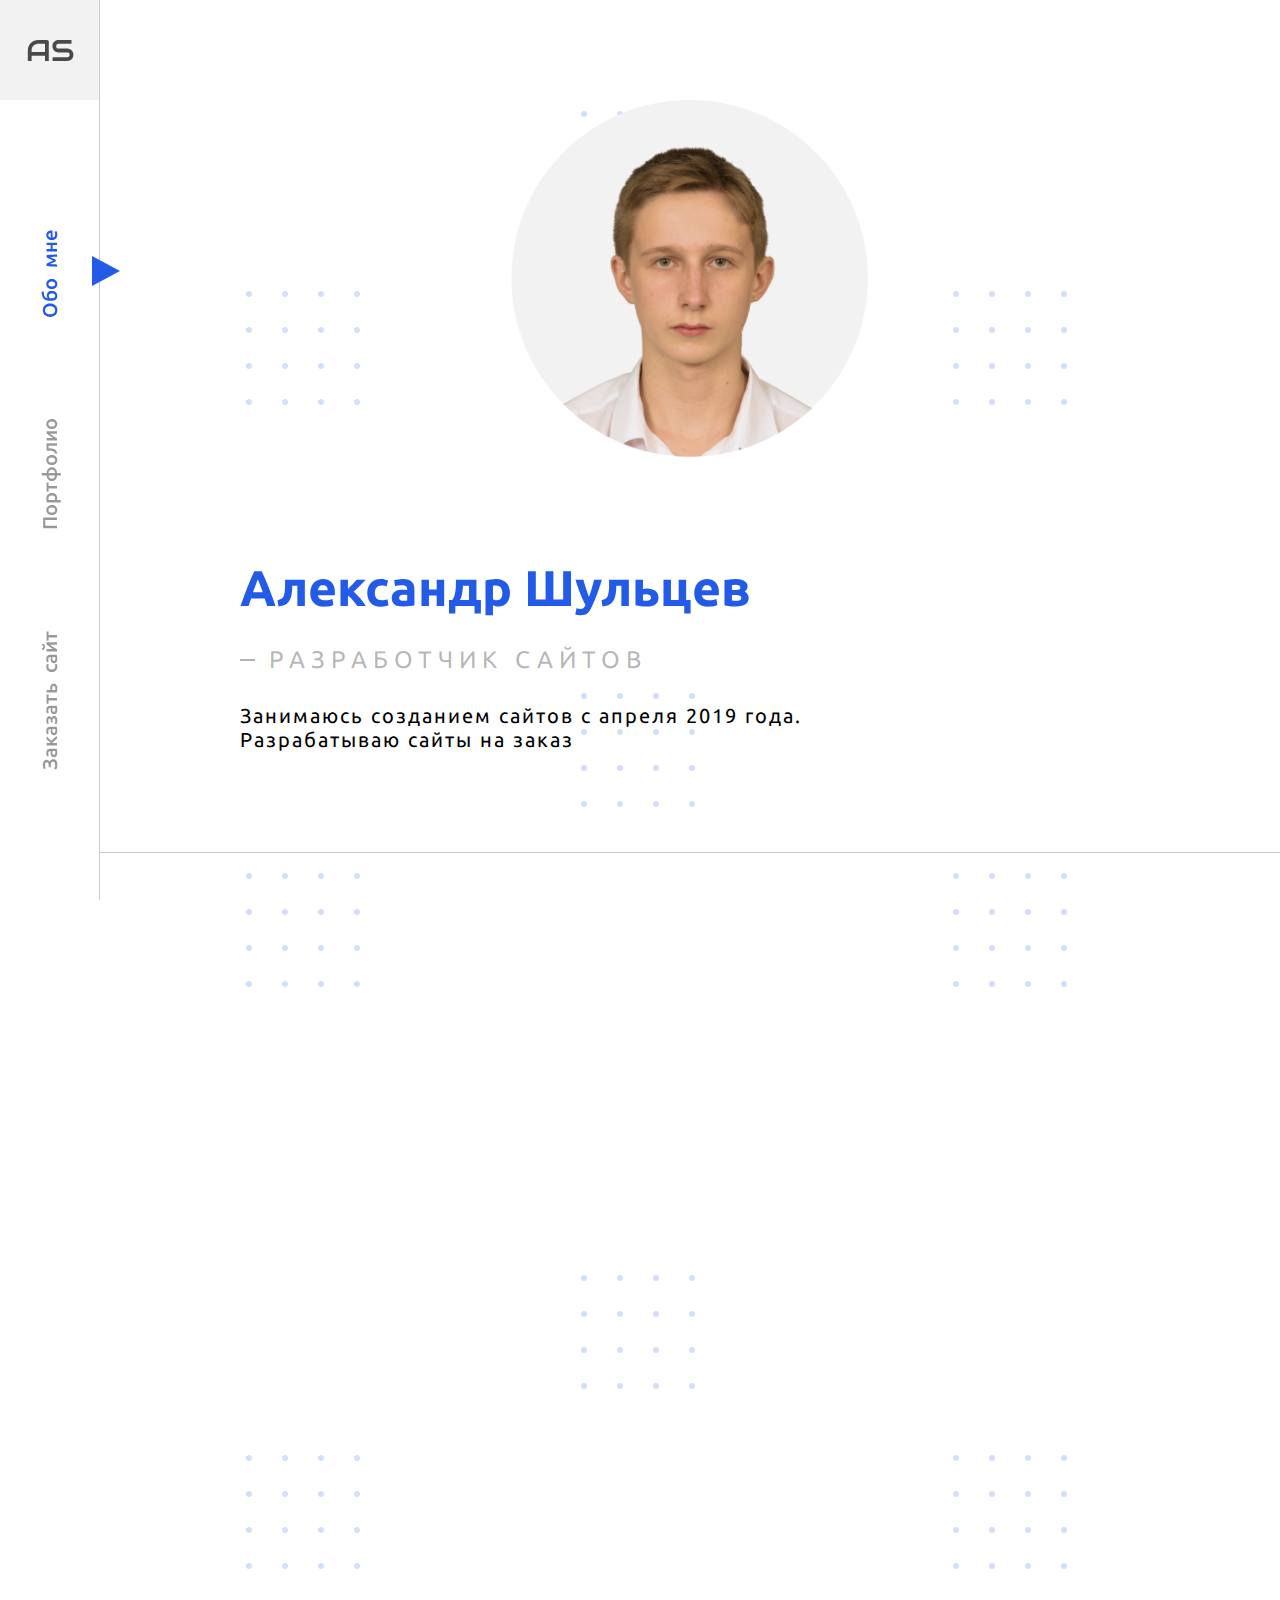
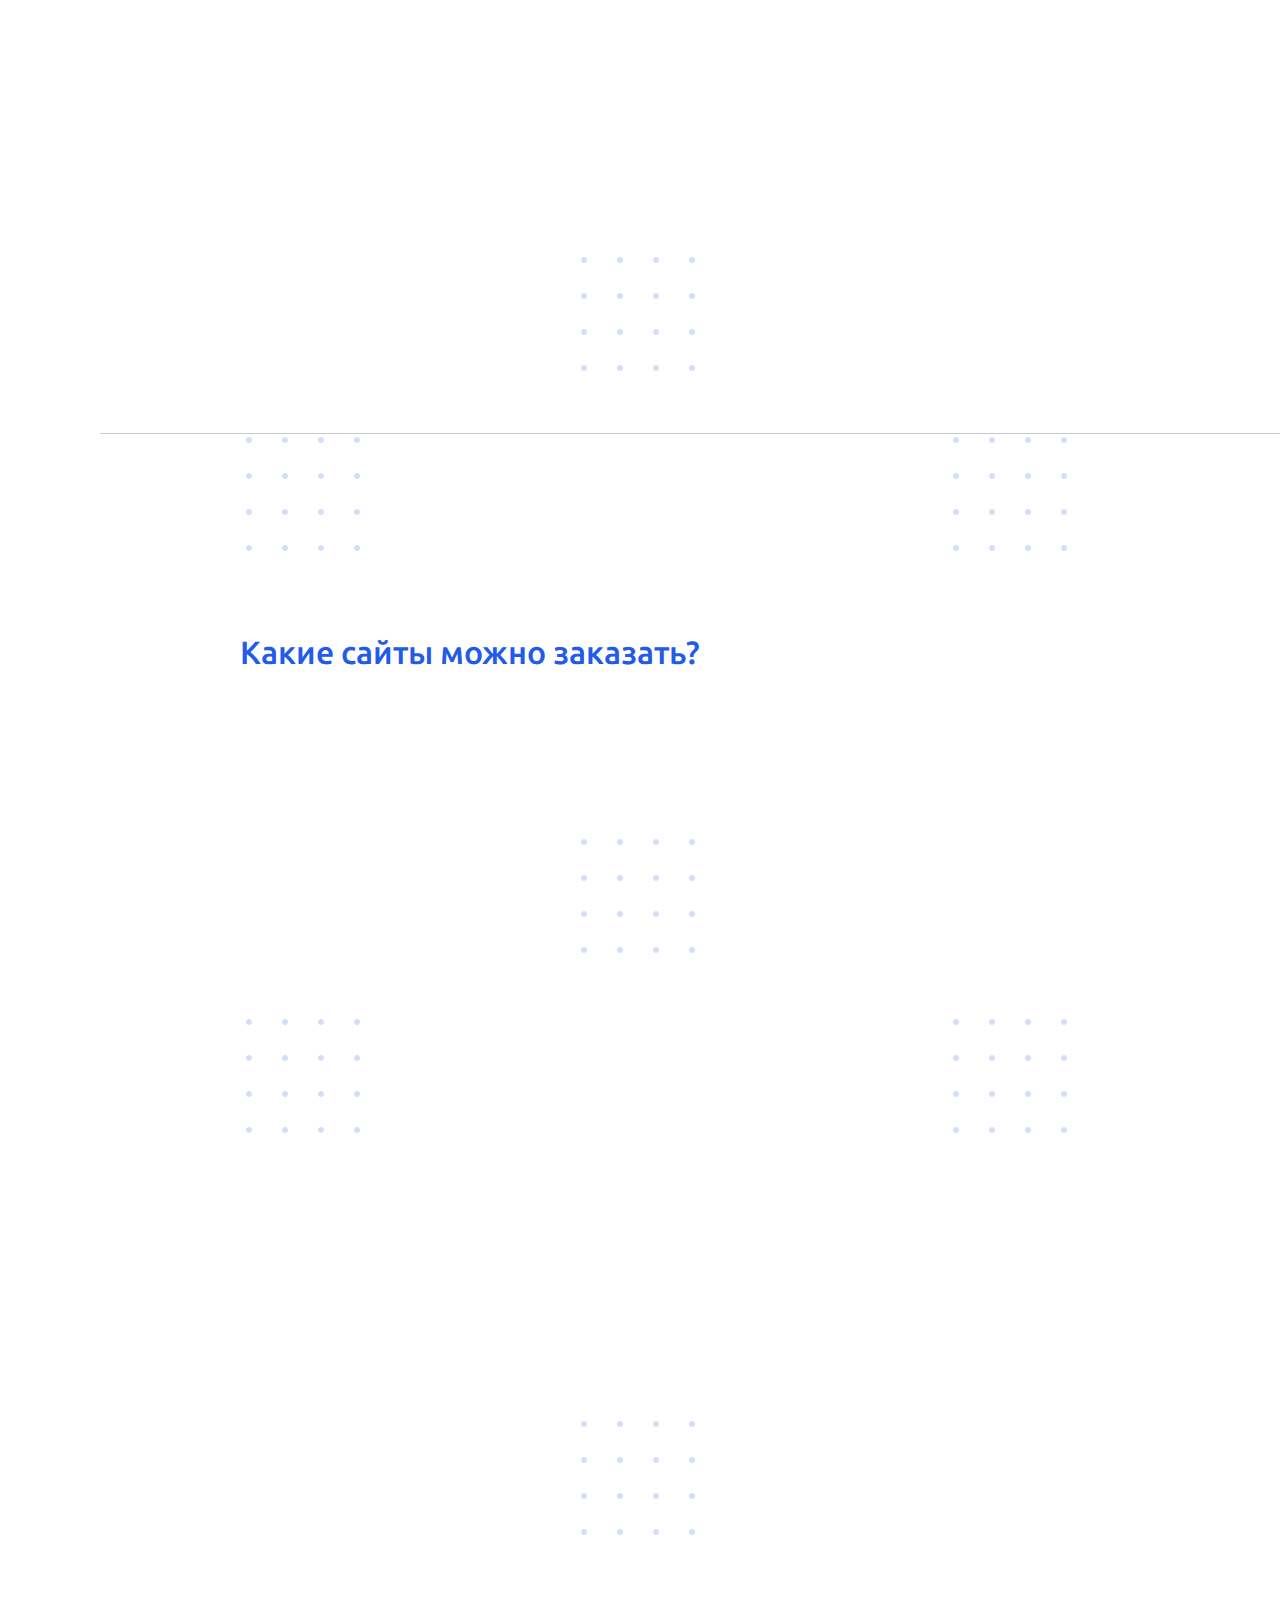
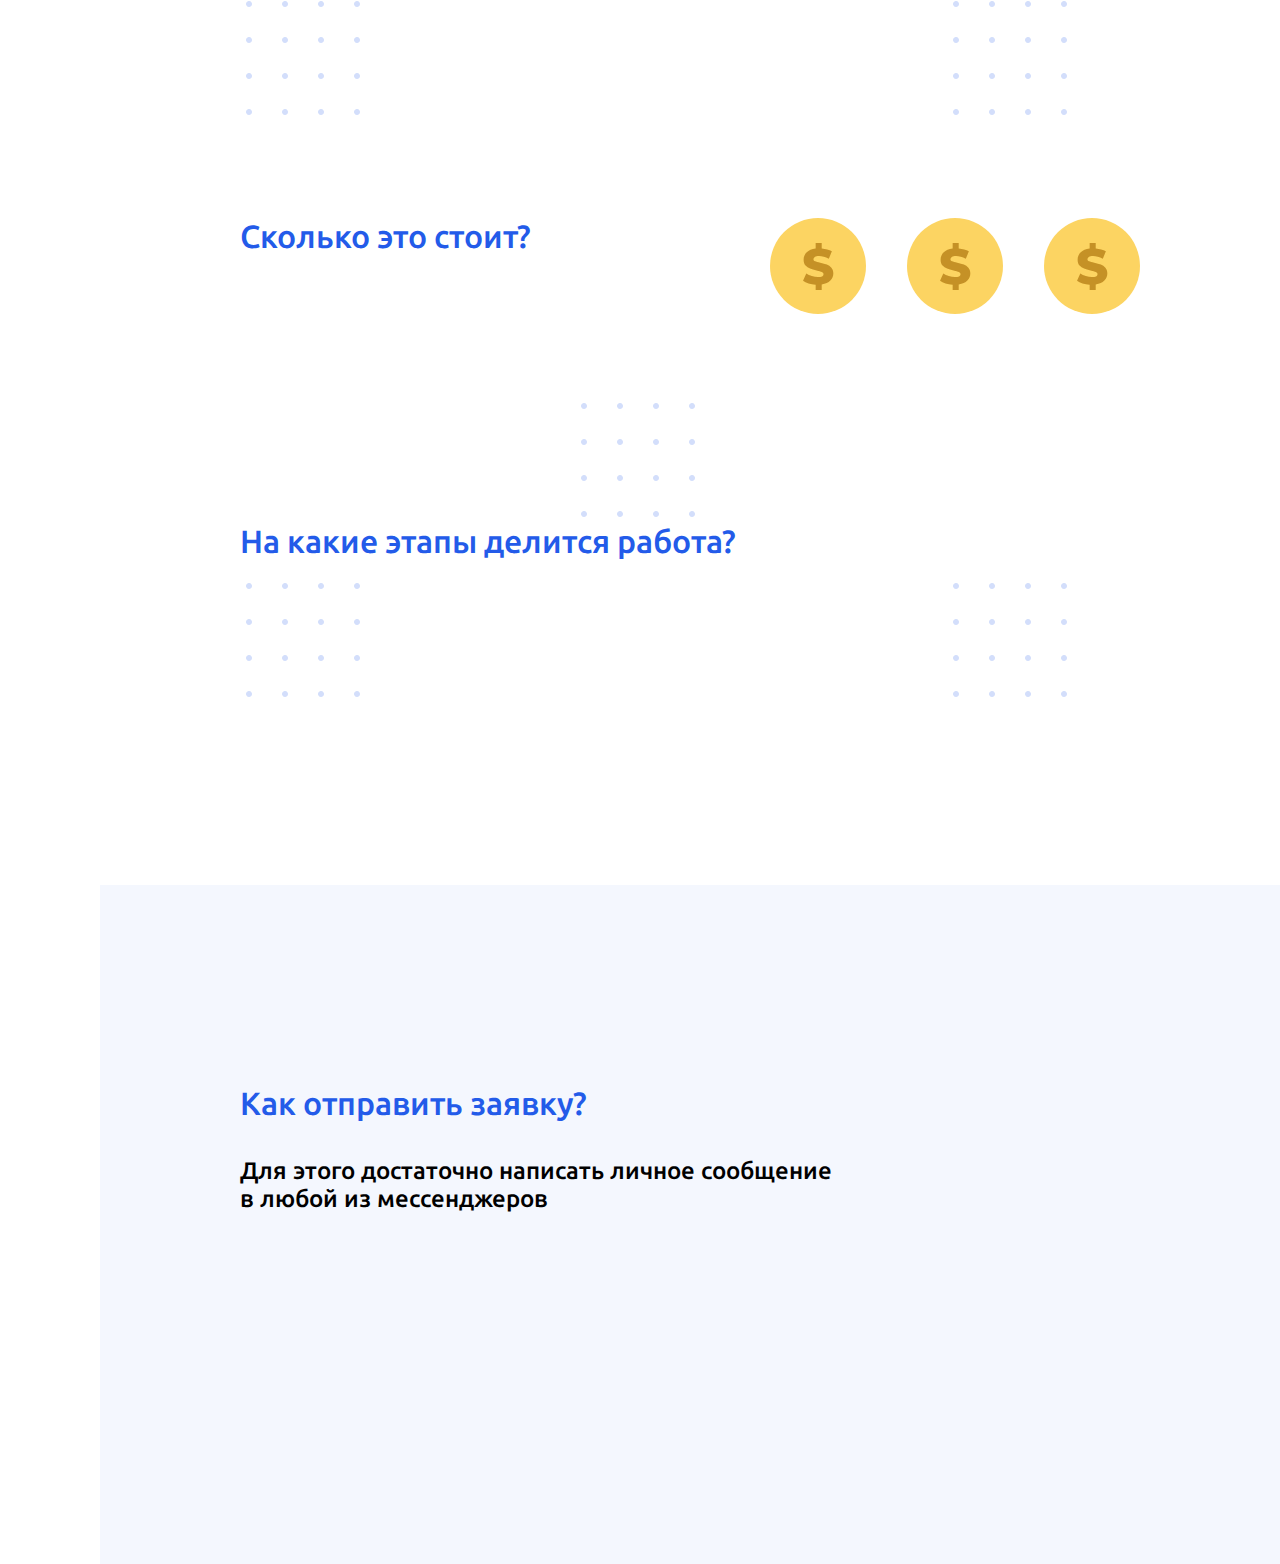
<file: index.html>
<!DOCTYPE html>
<html lang="ru">
<head>

   <!-- Yandex.Metrika counter -->
    <script type="text/javascript" >
       (function(m,e,t,r,i,k,a){m[i]=m[i]||function(){(m[i].a=m[i].a||[]).push(arguments)};
       m[i].l=1*new Date();k=e.createElement(t),a=e.getElementsByTagName(t)[0],k.async=1,k.src=r,a.parentNode.insertBefore(k,a)})
       (window, document, "script", "https://mc.yandex.ru/metrika/tag.js", "ym");

       ym(70943521, "init", {
            clickmap:true,
            trackLinks:true,
            accurateTrackBounce:true,
            webvisor:true
       });
    </script>
    <noscript><div><img src="https://mc.yandex.ru/watch/70943521" style="position:absolute; left:-9999px;" alt="" /></div></noscript>

    <!-- Animate.css -->
    <script src="assets/wow_animate/wow.min.js"></script>
    <script>
        new WOW().init();
    </script>

    <meta charset="UTF-8">
    <meta content="width=device-width, initial-scale=1.0, user-scalable=0" name="viewport">
    <meta name="description" content="Разработчик сайтов Александр Шульцев. Создание сайтов на заказ">
    <meta name="keywords" content="разработка сайтов, создание сайтов, александр шульцев, создание одностраничного сайта, создание персонального сайта">

    <title>Александр Шульцев</title>
    <link rel="stylesheet" href="assets/style/main.css">

    <!-- Favicons -->
    <link rel="apple-touch-icon" sizes="180x180" href="assets/img/favicon/apple-touch-icon.png">
    <link rel="icon" type="image/png" sizes="32x32" href="assets/img/favicon/favicon-32x32.png">
    <link rel="icon" type="image/png" sizes="16x16" href="assets/img/favicon/favicon-16x16.png">
    <link rel="manifest" href="assets/img/favicon/site.webmanifest">
    <link rel="mask-icon" href="assets/img/favicon/safari-pinned-tab.svg" color="#235be9">
    <meta name="msapplication-TileColor" content="#ffffff">
    <meta name="theme-color" content="#ffffff">

    <!-- Подтверждение владения сайтом Google и Яндекс -->
    <meta name="google-site-verification" content="KXl4_3oYDvA2CFoTtqVrdC3cwa1uFIwf0Nb28vX94S8" />
    <meta name="yandex-verification" content="bcda5b12e4e3e302" />
</head>
<body>

    <aside class="menu">
        <span class="menu__logo center">as</span>
        <div class="menu__container center">
            <nav class="menu__nav">
                <a id="about_me" data-scroll="#about_me_s" class="active" href="#">Обо мне</a>
                <a id="projects" data-scroll="#projectsHeight" href="#">Портфолио</a>
                <a id="order" data-scroll="#order_s" href="#">Заказать сайт</a>
            </nav>
        </div>
    </aside>


    <main>
        <section class="aboutMe" id="about_me_s">
            <div class="container">
                <div class="aboutMe__all">
                    <article class="aboutMe__info wow bounceInLeft">
                        <h1 class="aboutMe__Alexander">Александр Шульцев</h1>

                        <div class="aboutMe__webDeveloper">
                            <span></span>
                            <h2>Разработчик сайтов</h2>
                        </div>

                        <p>Занимаюсь созданием сайтов с апреля 2019
                        года. Разрабатываю сайты на заказ</p>
                    </article>

                    <div class="photo__section">
                        <picture class="center">
                            <source srcset="assets/img/My_photo.webp" type="image/webp">
                            <img class="aboutMe__photo wow bounceInRight" src="assets/img/My_photo.png" alt="">
                        </picture>
                    </div>
                </div>
            </div>
        </section>


        <section class="projects" id="projectsHeight">
            <div class="container">
                <header class="main__title">Портфолио</header>
                <div class="projects__all">
                   <a class="projects__item projects__item--9901 wow fadeInLeft" href="assets/projects/9901/index.html" target="_blank" onclick="ym(70943521,'reachGoal','9901'); return true;">
                       <p class="projects__name projects__name--9901">Сайт группы 9901 <br> Политехнического колледжа НовГУ</p>

                       <div class="projects__add">
                           <span>Адаптирован под мобильные устройства</span>
                       </div>

                       <picture>
                            <source srcset="assets/img/Site_2.webp" type="image/webp">
                            <img class="projects__img" src="assets/img/Site_2.jpg" alt="9901">
                        </picture>

                       <div class="projects__hover projects__hover--9901 center">
                           <p>посмотреть</p>
                       </div>
                   </a>

                   <a class="projects__item projects__item--journalPro wow fadeInRight" href="assets/projects/Lending_journal_PRO/index.html" target="_blank" onclick="ym(70943521,'reachGoal','journalPRO'); return true;">
                       <p class="projects__name projects__name--journalPro">Рекламный сайт <br> для проекта Журнал PRO</p>

                       <div class="projects__add"></div>

                       <picture>
                            <source srcset="assets/img/Site_1.webp" type="image/webp">
                            <img class="projects__img" src="assets/img/Site_1.jpg" alt="Журнал PRO">
                        </picture>

                       <div class="projects__hover projects__hover--journalPro center">
                           <p>посмотреть</p>
                       </div>
                   </a>

                   <a class="projects__item projects__item--activeBox wow fadeInLeft" href="assets/projects/Active_Box/index.html" target="_blank" onclick="ym(70943521,'reachGoal','ActiveBox'); return true;">
                       <p class="projects__name projects__name--activeBox">Сайт компании <br> Active BOX</p>

                       <div class="projects__add"></div>

                       <picture>
                            <source srcset="assets/img/Site_3.webp" type="image/webp">
                            <img class="projects__img" src="assets/img/Site_3.jpg" alt="Active BOX">
                        </picture>

                       <div class="projects__hover projects__hover--activeBox center">
                           <p>посмотреть</p>
                       </div>
                   </a>

                   <a class="projects__item projects__item--yourSite wow fadeInRight" href="#">
                        <span></span>
                        <p class="projects__name projects__name--yourSite">Здесь может быть <br> ваш сайт</p>
                   </a>
                </div>
            </div>
        </section>


        <section class="typeSite" id="order_s">
            <div class="container">
                <header class="main__title">Заказать сайт</header>
                <h3 class="header">Какие сайты можно заказать?</h3>
                <div class="typeSite__blocks">
                    <div class="typeSite__item wow slideInLeft">
                        <p class="typeSite__title">Промо-сайт</p>
                        <p class="typeSite__subtitle">используются для быстрой раскрутки какой-либо рекламной акции компании, а также для быстрого продвижения услуг, товаров и брендов.</p>
                    </div>

                    <div class="typeSite__item wow slideInDown">
                        <p class="typeSite__title">Сайт-визитка</p>
                        <p class="typeSite__subtitle">состоит из небольшого числа страниц, где содержится общая информация о проекте: область деятельности компании, ее реквизиты и контакты, а также история, интересные факты и т.п. Подобный веб-ресурс представляет собой расширенную визитную карточку организации или предпринимателя.</p>
                    </div>

                    <div class="typeSite__item wow slideInRight">
                        <p class="typeSite__title">Персональный<span>i</span>сайт</p>
                        <p class="typeSite__subtitle">это страница, на которой человек размещает информацию о себе, фотогалерею и какую-либо еще информацию по своему усмотрению, что является великолепной возможностью заявить о своих талантах.</p>
                    </div>
                </div>
           </div>
        </section>


        <section class="howMuch">
            <div class="container">
                <div class="howMuch__flex">
                    <div class="howMuch__info">
                        <h3 class="header">Сколько это стоит?</h3>
                        <p class="howMuch__cost wow flip">5000 рублей</p>
                    </div>
                    <div class="money">
                        <div class="coin coin--even center" id="coin_1" onclick="ym(70943521,'reachGoal','coin'); return true;">
                            <p>$</p>
                        </div>
                        <div class="coin coin--uneven center" id="coin_2" onclick="ym(70943521,'reachGoal','coin'); return true;">
                            <p>$</p>
                        </div>
                        <div class="coin coin--even center" id="coin_3" onclick="ym(70943521,'reachGoal','coin'); return true;">
                            <p>$</p>
                        </div>
                        <div class="coin coin--uneven center" id="coin_4" onclick="ym(70943521,'reachGoal','coin'); return true;">
                            <p>$</p>
                        </div>
                    </div>
                </div>
            </div>
        </section>


        <div class="schemeOfWork">
            <div class="container">
                <h3 class="header">На какие этапы делится работа?</h3>
                <a class="schemeOfWork__link center wow bounce" data-wow-iteration="2" href="assets/files/scheme_of_work.pdf" target="_blank" onclick="ym(70943521,'reachGoal','schemeOfWork'); return true;">Схема работы.pdf</a>
            </div>
        </div>


        <section class="howSend">
            <div class="container">
                <h3 class="header">Как отправить заявку?</h3>
                <p class="howSend__subtitle">Для этого достаточно написать личное сообщение <br> в любой из мессенджеров</p>
                <div class="messenger">
                    <a class="messenger__item messenger__item--vk center wow fadeInLeft" href="https://vk.com/alexandershultsev" target="_blank" onclick="ym(70943521,'reachGoal','click_vk'); return true;">
                        <p class="messenger__name">ВКонтакте</p>
                        <p class="messenger__write messenger__write--vk">Написать</p>
                    </a>
                    <a class="messenger__item messenger__item--telegram center wow fadeInDown" href="https://t.me/AlexanderShultsev" target="_blank" onclick="ym(70943521,'reachGoal','click_telegram'); return true;">
                        <p class="messenger__name">Telegram</p>
                        <p class="messenger__write messenger__write--telegram">Написать</p>
                    </a>
                    <a class="messenger__item messenger__item--whatsApp center wow fadeInRight" href="http://wa.me/+79643121685" target="_blank" onclick="ym(70943521,'reachGoal','click_whatsApp'); return true;">
                        <p class="messenger__name">WhatsApp</p>
                        <p class="messenger__write messenger__write--whatsApp">Написать</p>
                    </a>
                </div>
            </div>
        </section>
    </main>


<script src="https://cdnjs.cloudflare.com/ajax/libs/jquery/3.5.1/jquery.min.js" integrity="sha512-bLT0Qm9VnAYZDflyKcBaQ2gg0hSYNQrJ8RilYldYQ1FxQYoCLtUjuuRuZo+fjqhx/qtq/1itJ0C2ejDxltZVFg==" crossorigin="anonymous"></script>
<script src="assets/script/script.js"></script>

</body>
</html>
</file>
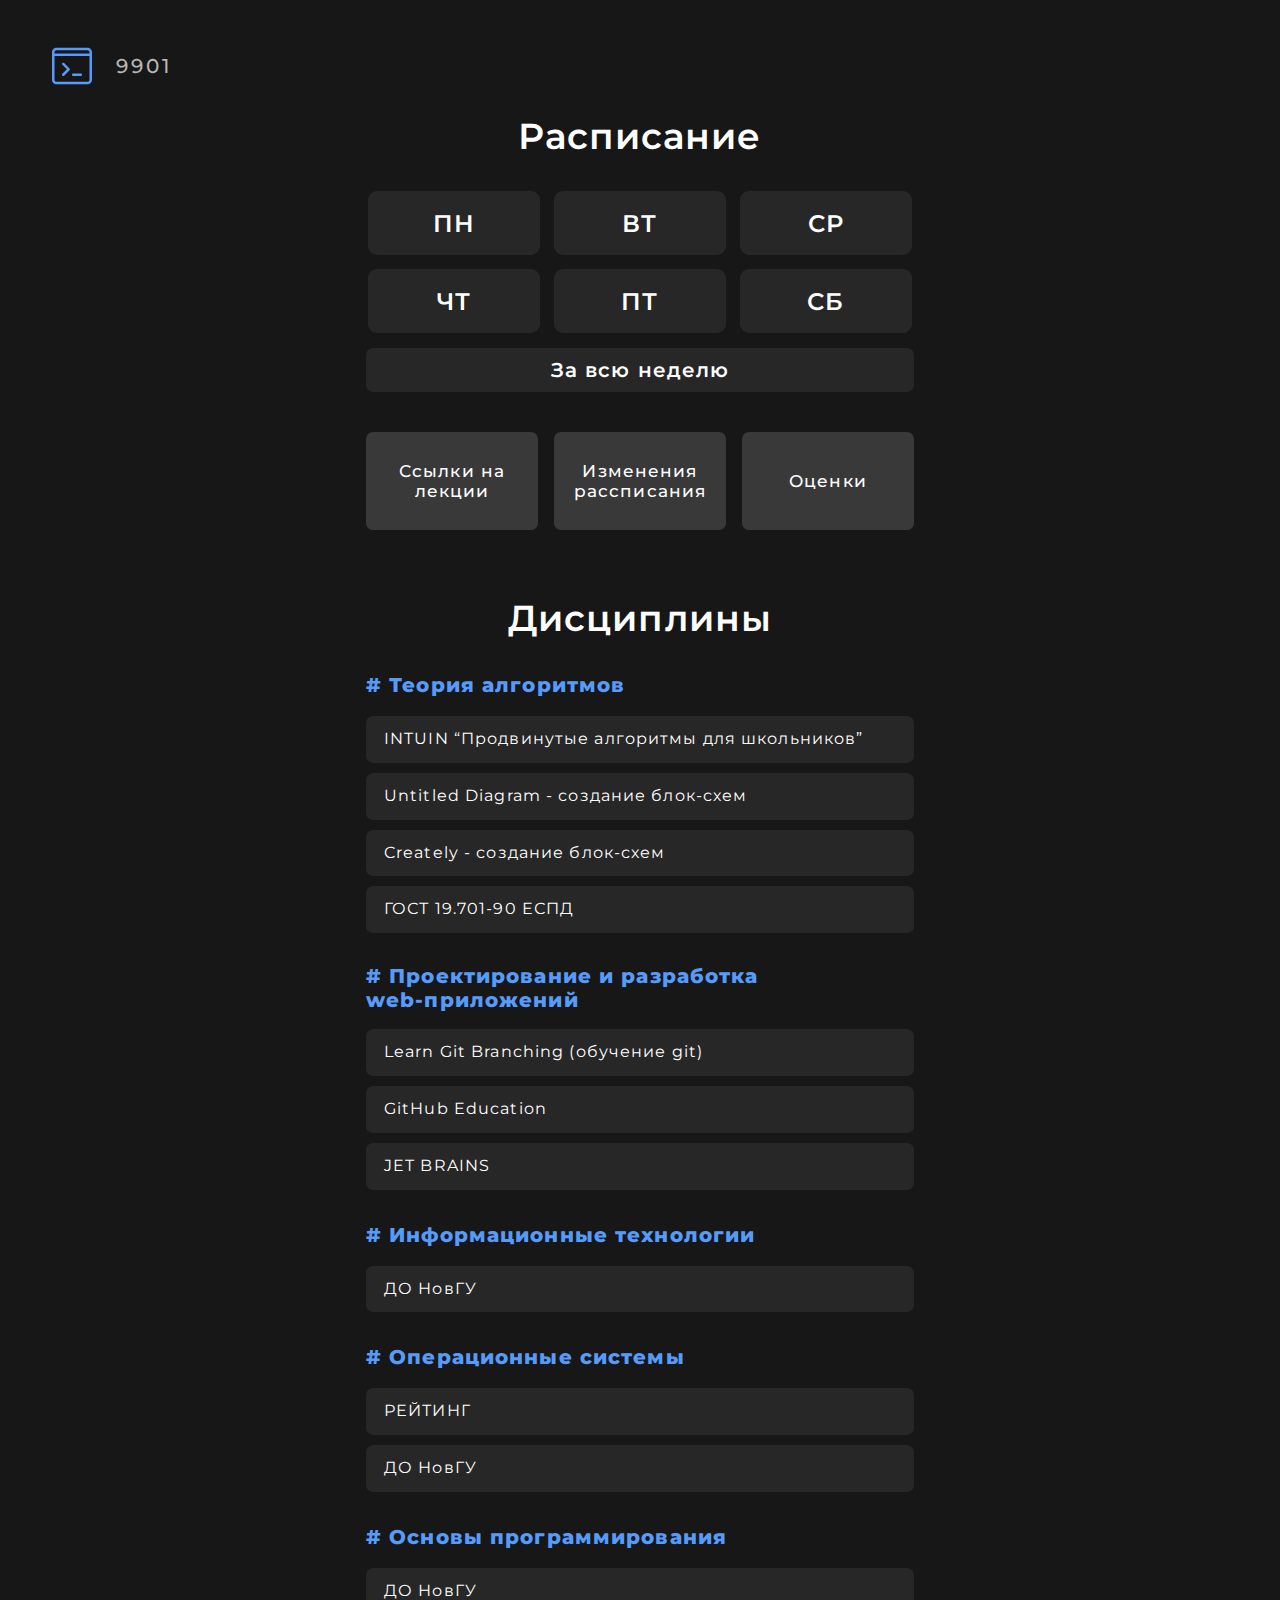
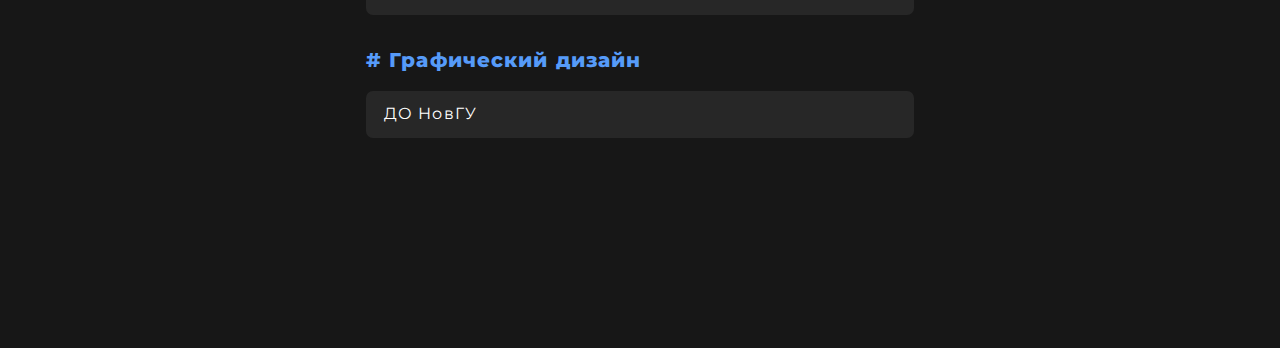
<file: assets/projects/9901/index.html>
﻿<!DOCTYPE html>
<html lang="en">
<head>
    <meta charset="UTF-8">
<!--    <meta name="viewport" content="width=560">-->
    <meta content="width=device-width, initial-scale=1.0, user-scalable=0, minimum-scale=1.0, maximum-scale=1.0" name="viewport" data-react-helmet="true">
    <title>9901</title>
    <link rel="stylesheet" href="assets/style/style.css">
    <link href="https://fonts.googleapis.com/css2?family=Montserrat:wght@500;600;700;800&display=swap" rel="stylesheet">

    <!--Favicon-->
    <link rel="apple-touch-icon" sizes="180x180" href="assets/img/favicon/apple-touch-icon.png">
    <link rel="icon" type="image/png" sizes="32x32" href="assets/img/favicon/favicon-32x32.png">
    <link rel="icon" type="image/png" sizes="16x16" href="assets/img/favicon/favicon-16x16.png">
    <link rel="manifest" href="assets/img/favicon/site.webmanifest">
    <link rel="mask-icon" href="assets/img/favicon/safari-pinned-tab.svg" color="#000000">
    <meta name="msapplication-TileColor" content="#ffffff">
    <meta name="theme-color" content="#ffffff">
</head>
<body>

<svg style="display: none;">
     <symbol id="logo" viewBox="0 0 24 24">
        <g>
            <path d="m6.75 18c-.192 0-.384-.073-.53-.22-.293-.293-.293-.768 0-1.061l2.719-2.719-2.72-2.72c-.293-.293-.293-.768 0-1.061s.768-.293 1.061 0l3.25 3.25c.293.293.293.768 0 1.061l-3.25 3.25c-.146.147-.338.22-.53.22z"/>
            <path d="m17.25 18h-4.5c-.414 0-.75-.336-.75-.75s.336-.75.75-.75h4.5c.414 0 .75.336.75.75s-.336.75-.75.75z"/>
            <path d="m21.25 23h-18.5c-1.517 0-2.75-1.233-2.75-2.75v-16.5c0-1.517 1.233-2.75 2.75-2.75h18.5c1.517 0 2.75 1.233 2.75 2.75v16.5c0 1.517-1.233 2.75-2.75 2.75zm-18.5-20.5c-.689 0-1.25.561-1.25 1.25v16.5c0 .689.561 1.25 1.25 1.25h18.5c.689 0 1.25-.561 1.25-1.25v-16.5c0-.689-.561-1.25-1.25-1.25z"/>
            <path d="m23.25 6h-22.5c-.414 0-.75-.336-.75-.75s.336-.75.75-.75h22.5c.414 0 .75.336.75.75s-.336.75-.75.75z"/>
        </g>
     </symbol>
</svg>

<header>
    <div class="logo">
        <svg class="logo__icon">
            <use xlink:href="#logo"></use>
        </svg>
        <h1>9901</h1>
    </div>
</header>

<main>
    <div class="container">
        <p class="heading">Расписание</p>
        <section class="timetable">
            <a href="assets/img/timetable/1.png" class="timetable__day" target="_blank"><p>пн</p></a>
            <a href="assets/img/timetable/2.png" class="timetable__day" target="_blank">вт</a>
            <a href="assets/img/timetable/3.png" class="timetable__day" target="_blank">ср</a>
            <a href="assets/img/timetable/4.png" class="timetable__day" target="_blank">чт</a>
            <a href="assets/img/timetable/5.png" class="timetable__day" target="_blank">пт</a>
            <a href="assets/img/timetable/6.png" class="timetable__day" target="_blank">сб</a>
        </section>
        <div class="block__margin">
            <a href="assets/img/timetable/all.png" class="timetable__all" target="_blank">За всю неделю</a>
        </div>

        <div class="additionallys">
            <a href="https://docs.google.com/spreadsheets/d/1-ErjhBIaECWcroHVZT9-tAidSiMRxvJEmlGBysVqV2c/htmlview?usp=sharing&pru=AAABdHGNwBs*sjhG6FFQ9G6g4uiPEOOhJA#" class="additionally" target="_blank">
                <div class="additionally__color"></div>
                <p>Ссылки на</p>
                <p>лекции</p>
            </a>
            <a href="https://www.novsu.ru/univer/timetable/spo/i.1473214//?id=1473211" class="additionally"  target="_blank">
                <div class="additionally__color"></div>
                <p>Изменения</p>
                <p>рассписания</p>
            </a>
            <a href="https://docs.google.com/spreadsheets/d/1OyUyHk1Q39X5lJNl3O8R_GLDxNRUtVgKh8PEhnK_sZk/edit#gid=10826295" class="additionally" target="_blank">
                <div class="additionally__color"></div>
                <p>Оценки</p>
            </a>
        </div>
        <div class="block__margin">
        </div>

        <div class="disciplines">
            <p class="heading">Дисциплины</p>
<!--1-->
            <div class="title">
                <p># Теория алгоритмов</p>
            <!--<a href="#" class="disciplines__grade" target="_blank">Оценки</a>-->
            </div>
            <div class="disciplines__links">

                <a href="https://www.intuit.ru/studies/courses/975/311/info" class="disciplines__links-one" target="_blank">INTUIN “Продвинутые алгоритмы для школьников”</a>

                <a href="https://app.diagrams.net/" class="disciplines__links-one" target="_blank">
                Untitled Diagram - создание блок-схем</a>

                <a href="https://app.creately.com/diagram/rIhfFgp0wZR/edit" class="disciplines__links-one" target="_blank">
                Creately - создание блок-схем</a>

                <a href="http://docs.cntd.ru/document/gost-19-701-90-espd" class="disciplines__links-one" target="_blank">
                ГОСТ 19.701-90 ЕСПД</a>

            </div>
<!--2-->
            <div class="title title_height">
                <p># Проектирование и разработка web-приложений</p>
            <!--a href="#" class="disciplines__grade" target="_blank">Оценки</a>-->
            </div>
            <div class="disciplines__links">

                <a href="https://learngitbranching.js.org/" class="disciplines__links-one" target="_blank">
                Learn Git Branching (обучение git)</a>

                <a href="https://education.github.com/" class="disciplines__links-one" target="_blank">
                GitHub Education</a>

                <a href="https://www.jetbrains.com/community/education/#students" class="disciplines__links-one" target="_blank">JET BRAINS</a>

            </div>
<!--3-->
            <div class="title">
                <p># Информационные технологии</p>
<!--                <a href="#" class="disciplines__grade" target="_blank">Оценки</a>-->
            </div>
            <div class="disciplines__links">

                <a href="http://do.novsu.ru/course/view.php?id=239" class="disciplines__links-one" target="_blank">
                ДО НовГУ</a>

            </div>
<!--4-->
            <div class="title">
                <p># Операционные системы</p>
           <!--<a href="#" class="disciplines__grade" target="_blank">Оценки</a>-->
            </div>
            <div class="disciplines__links">

                <a href=" https://drive.google.com/drive/folders/1LvQS6_2oAW44INfIlqAdTNLlxOZWiImh?usp=sharing" class="disciplines__links-one" target="_blank">
                    <p>РЕЙТИНГ</p>
                </a>

                <a href="http://do.novsu.ru/course/view.php?id=267" class="disciplines__links-one" target="_blank">       <p>ДО НовГУ</p>
                </a>

            </div>
<!--5-->
            <div class="title">
                <p># Основы программирования</p>
            <!--<a href="#" class="disciplines__grade" target="_blank">Оценки</a>-->
            </div>
            <div class="disciplines__links">

                <a href="http://do.novsu.ru/course/view.php?id=692" class="disciplines__links-one" target="_blank">
                ДО НовГУ</a>

            </div>
<!--6-->
            <div class="title">
                <p># Графический дизайн</p>
            <!--<a href="#" class="disciplines__grade" target="_blank">Оценки</a>-->
            </div>
            <div class="disciplines__links">

                <a href="http://do.novsu.ru/course/view.php?id=2252" class="disciplines__links-one" target="_blank">
                ДО НовГУ</a>

            </div>

        </div><!-- disciplines -->
    </div><!-- container -->
</main>

<div class="footer"></div>

</body>
</html>
</file>
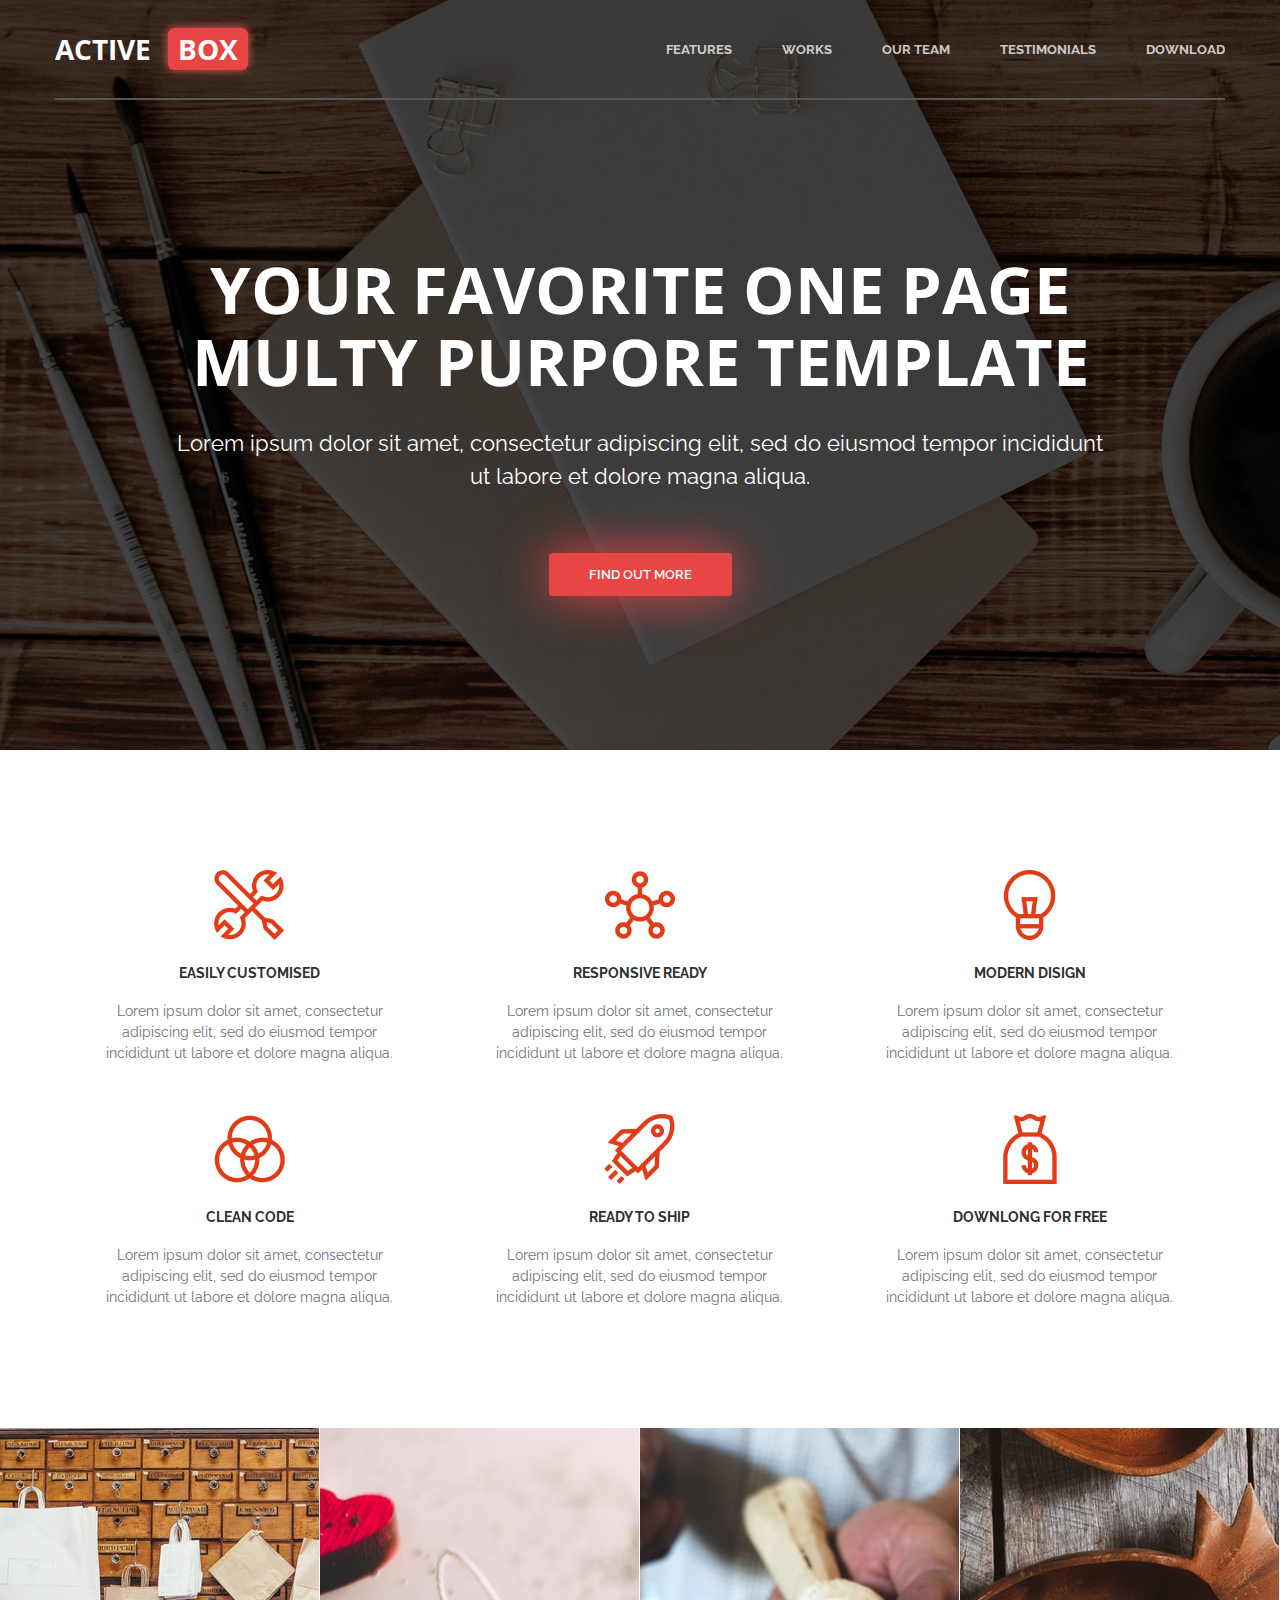
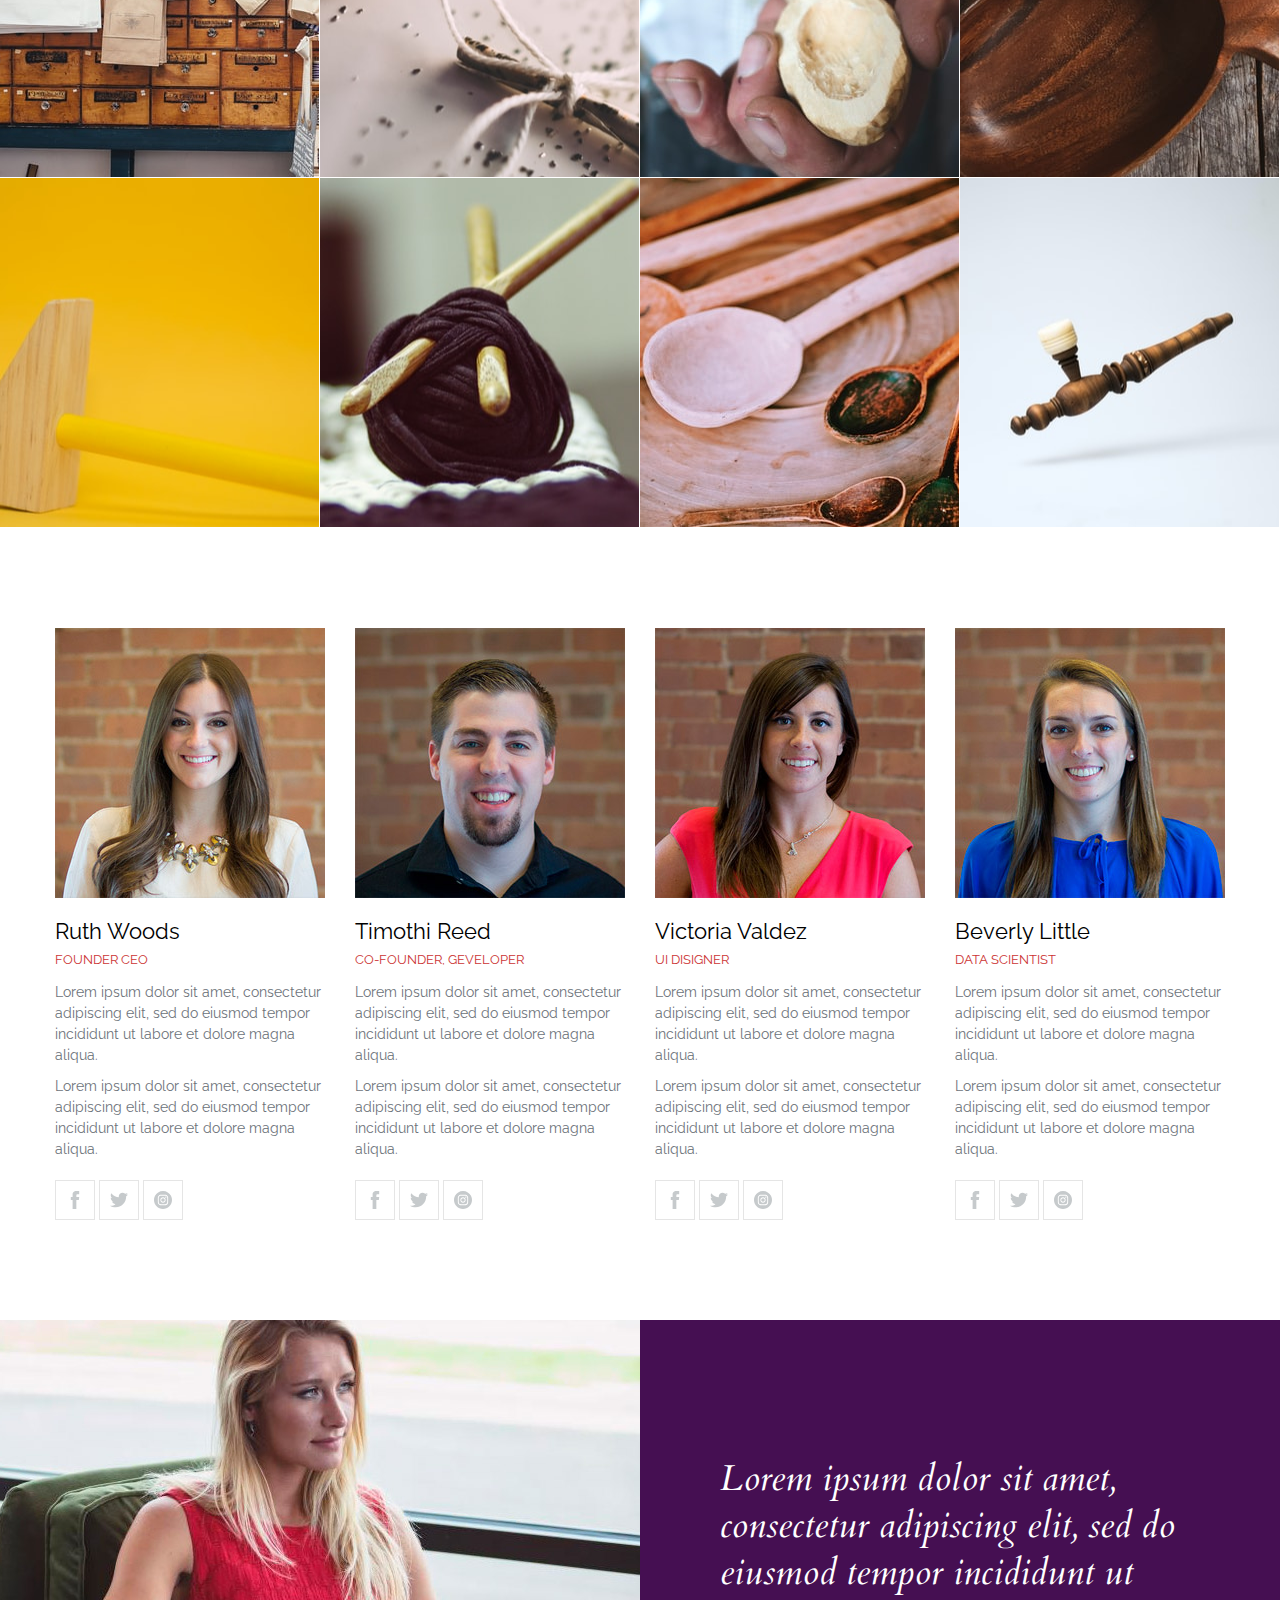
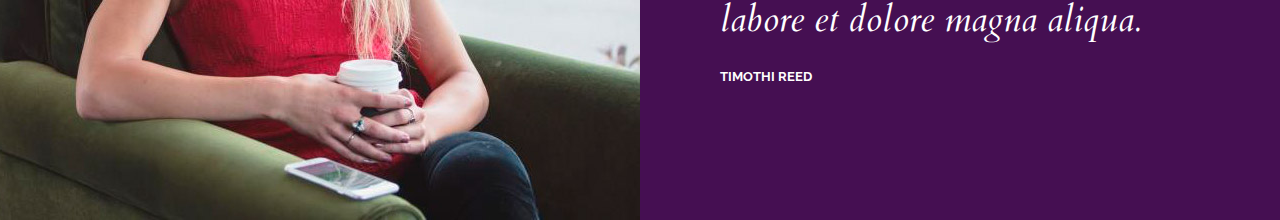
<file: assets/projects/Active_Box/index.html>
<html>
<head>
    <meta charset="utf-8">
    <title>Active Box</title>

    <link rel="stylesheet" href="style.css">
    <link href="https://fonts.googleapis.com/css2?family=Open+Sans:wght@700&family=Raleway:wght@400;600;700&display=swap" rel="stylesheet" rel="stylesheet">

    <link href="https://fonts.googleapis.com/css2?family=Cardo:ital@1&display=swap" rel="stylesheet">
    <script src="https://cdnjs.cloudflare.com/ajax/libs/jquery/3.5.1/jquery.min.js" integrity="sha512-bLT0Qm9VnAYZDflyKcBaQ2gg0hSYNQrJ8RilYldYQ1FxQYoCLtUjuuRuZo+fjqhx/qtq/1itJ0C2ejDxltZVFg==" crossorigin="anonymous"></script>
</head>
<body>

<!--Sprite-->
<svg style="display: none;">

    <symbol id="facebook" viewBox="0 0 430.113 430.114">
        <g>
            <path d="M158.081,83.3c0,10.839,0,59.218,0,59.218h-43.385v72.412h43.385v215.183h89.122V214.936h59.805
            c0,0,5.601-34.721,8.316-72.685c-7.784,0-67.784,0-67.784,0s0-42.127,0-49.511c0-7.4,9.717-17.354,19.321-17.354
            c9.586,0,29.818,0,48.557,0c0-9.859,0-43.924,0-75.385c-25.016,0-53.476,0-66.021,0C155.878-0.004,158.081,72.48,158.081,83.3z"/>
        </g>
    </symbol>

    <symbol id="twitter" viewBox="0 0 512 512">
        <g>
            <path d="M512,97.248c-19.04,8.352-39.328,13.888-60.48,16.576c21.76-12.992,38.368-33.408,46.176-58.016
                c-20.288,12.096-42.688,20.64-66.56,25.408C411.872,60.704,384.416,48,354.464,48c-58.112,0-104.896,47.168-104.896,104.992
                c0,8.32,0.704,16.32,2.432,23.936c-87.264-4.256-164.48-46.08-216.352-109.792c-9.056,15.712-14.368,33.696-14.368,53.056
                c0,36.352,18.72,68.576,46.624,87.232c-16.864-0.32-33.408-5.216-47.424-12.928c0,0.32,0,0.736,0,1.152
                c0,51.008,36.384,93.376,84.096,103.136c-8.544,2.336-17.856,3.456-27.52,3.456c-6.72,0-13.504-0.384-19.872-1.792
                c13.6,41.568,52.192,72.128,98.08,73.12c-35.712,27.936-81.056,44.768-130.144,44.768c-8.608,0-16.864-0.384-25.12-1.44
                C46.496,446.88,101.6,464,161.024,464c193.152,0,298.752-160,298.752-298.688c0-4.64-0.16-9.12-0.384-13.568
                C480.224,136.96,497.728,118.496,512,97.248z"/>
        </g>
    </symbol>

    <symbol id="instagram" viewBox="0 0 512 512">
        <g>
            <path d="m305 256c0 27.0625-21.9375 49-49 49s-49-21.9375-49-49 21.9375-49 49-49 49 21.9375 49 49zm0 0"/><path d="m370.59375 169.304688c-2.355469-6.382813-6.113281-12.160157-10.996094-16.902344-4.742187-4.882813-10.515625-8.640625-16.902344-10.996094-5.179687-2.011719-12.960937-4.40625-27.292968-5.058594-15.503906-.707031-20.152344-.859375-59.402344-.859375-39.253906 0-43.902344.148438-59.402344.855469-14.332031.65625-22.117187 3.050781-27.292968 5.0625-6.386719 2.355469-12.164063 6.113281-16.902344 10.996094-4.882813 4.742187-8.640625 10.515625-11 16.902344-2.011719 5.179687-4.40625 12.964843-5.058594 27.296874-.707031 15.5-.859375 20.148438-.859375 59.402344 0 39.25.152344 43.898438.859375 59.402344.652344 14.332031 3.046875 22.113281 5.058594 27.292969 2.359375 6.386719 6.113281 12.160156 10.996094 16.902343 4.742187 4.882813 10.515624 8.640626 16.902343 10.996094 5.179688 2.015625 12.964844 4.410156 27.296875 5.0625 15.5.707032 20.144532.855469 59.398438.855469 39.257812 0 43.90625-.148437 59.402344-.855469 14.332031-.652344 22.117187-3.046875 27.296874-5.0625 12.820313-4.945312 22.953126-15.078125 27.898438-27.898437 2.011719-5.179688 4.40625-12.960938 5.0625-27.292969.707031-15.503906.855469-20.152344.855469-59.402344 0-39.253906-.148438-43.902344-.855469-59.402344-.652344-14.332031-3.046875-22.117187-5.0625-27.296874zm-114.59375 162.179687c-41.691406 0-75.488281-33.792969-75.488281-75.484375s33.796875-75.484375 75.488281-75.484375c41.6875 0 75.484375 33.792969 75.484375 75.484375s-33.796875 75.484375-75.484375 75.484375zm78.46875-136.3125c-9.742188 0-17.640625-7.898437-17.640625-17.640625s7.898437-17.640625 17.640625-17.640625 17.640625 7.898437 17.640625 17.640625c-.003906 9.742188-7.898437 17.640625-17.640625 17.640625zm0 0"/><path d="m256 0c-141.363281 0-256 114.636719-256 256s114.636719 256 256 256 256-114.636719 256-256-114.636719-256-256-256zm146.113281 316.605469c-.710937 15.648437-3.199219 26.332031-6.832031 35.683593-7.636719 19.746094-23.246094 35.355469-42.992188 42.992188-9.347656 3.632812-20.035156 6.117188-35.679687 6.832031-15.675781.714844-20.683594.886719-60.605469.886719-39.925781 0-44.929687-.171875-60.609375-.886719-15.644531-.714843-26.332031-3.199219-35.679687-6.832031-9.8125-3.691406-18.695313-9.476562-26.039063-16.957031-7.476562-7.339844-13.261719-16.226563-16.953125-26.035157-3.632812-9.347656-6.121094-20.035156-6.832031-35.679687-.722656-15.679687-.890625-20.6875-.890625-60.609375s.167969-44.929688.886719-60.605469c.710937-15.648437 3.195312-26.332031 6.828125-35.683593 3.691406-9.808594 9.480468-18.695313 16.960937-26.035157 7.339844-7.480469 16.226563-13.265625 26.035157-16.957031 9.351562-3.632812 20.035156-6.117188 35.683593-6.832031 15.675781-.714844 20.683594-.886719 60.605469-.886719s44.929688.171875 60.605469.890625c15.648437.710937 26.332031 3.195313 35.683593 6.824219 9.808594 3.691406 18.695313 9.480468 26.039063 16.960937 7.476563 7.34375 13.265625 16.226563 16.953125 26.035157 3.636719 9.351562 6.121094 20.035156 6.835938 35.683593.714843 15.675781.882812 20.683594.882812 60.605469s-.167969 44.929688-.886719 60.605469zm0 0"/>
       </g>
    </symbol>

</svg>

<!--Header-->
       <header class="header" id="header">
        <div class="container">
            <div class="header__inner">
                <h1 class="header__logo">active <span class="box">box</span></h1>
                <div class="nav">
                    <a class="nav__link" href="#" data-scroll="#features">features</a>
                    <a class="nav__link" href="#" data-scroll="#works">works</a>
                    <a class="nav__link" href="#" data-scroll="#team">our team</a>
                    <a class="nav__link" href="#" data-scroll="#reviews">testimonials</a>
                    <a class="nav__link" href="#" data-scroll="#download">download</a>
                </div>
            </div>
        </div>
    </header>

<!--Intro-->
    <div class="intro" id="intro">
        <div class="container">
                <div class="intro__inner">
                    <h1 class="intro__title">your favorite one page multy purpore template
                    </h1>

                    <h2 class="intro__subtitle">
                        Lorem ipsum dolor sit amet, consectetur adipiscing elit, sed do eiusmod tempor incididunt ut labore et dolore magna aliqua.
                    </h2>

                    <a class="btn btn--red" href="#">find out more</a>
                </div>
        </div>
    </div>


<!--Featurest-->
    <div class="container" id="features">
        <div class="features">
            <div class="features__item">
                <img class="features__icon" src="img/features/1.png" alt="">
                <h4 class="feathers__title">easily customised</h4>
                <div class="Features__text">
                Lorem ipsum dolor sit amet, consectetur adipiscing elit, sed do eiusmod tempor incididunt ut labore et dolore magna aliqua.
                </div>
            </div>

            <div class="features__item">
                <img class="features__icon" src="img/features/2.png" alt="">
                <h4 class="feathers__title">responsive ready</h4>
                <div class="Features__text">
                Lorem ipsum dolor sit amet, consectetur adipiscing elit, sed do eiusmod tempor incididunt ut labore et dolore magna aliqua.
                </div>
            </div>

            <div class="features__item">
                <img class="features__icon" src="img/features/3.png" alt="">
                <h4 class="feathers__title">modern disign</h4>
                <div class="Features__text">
                Lorem ipsum dolor sit amet, consectetur adipiscing elit, sed do eiusmod tempor incididunt ut labore et dolore magna aliqua.
                </div>
            </div>

            <div class="features__item">
                <img class="features__icon" src="img/features/4.png" alt="">
                <h4 class="feathers__title">clean code</h4>
                <div class="Features__text">
                Lorem ipsum dolor sit amet, consectetur adipiscing elit, sed do eiusmod tempor incididunt ut labore et dolore magna aliqua.
                </div>
            </div>

            <div class="features__item">
                <img class="features__icon" src="img/features/5.png" alt="">
                <h4 class="feathers__title">ready to ship</h4>
                <div class="Features__text">
                Lorem ipsum dolor sit amet, consectetur adipiscing elit, sed do eiusmod tempor incididunt ut labore et dolore magna aliqua.
                </div>
            </div>

            <div class="features__item">
                <img class="features__icon" src="img/features/6.png" alt="">
                <h4 class="feathers__title">downlong for free</h4>
                <div class="Features__text">
                Lorem ipsum dolor sit amet, consectetur adipiscing elit, sed do eiusmod tempor incididunt ut labore et dolore magna aliqua.
                </div>
            </div>
        </div><!--/.features-->
    </div><!--/.container-->


<!--Works-->
    <div class="works" id="works">
        <div class="works__item">
            <img class="works__photo" src="img/works/1.jpg" alt="">
            <div class="works__content">
                <div class="works__title">progect name</div>
                <div class="works__text">User interface Design</div>
            </div>
        </div>

        <div class="works__item">
            <img class="works__photo" src="img/works/2.jpg" alt="">
            <div class="works__content">
                <div class="works__title">progect name</div>
                <div class="works__text">User interface Design</div>
            </div>
        </div>

        <div class="works__item">
            <img class="works__photo" src="img/works/3.jpg" alt="">
            <div class="works__content">
                <div class="works__title">progect name</div>
                <div class="works__text">User interface Design</div>
            </div>
        </div>

        <div class="works__item">
            <img class="works__photo" src="img/works/4.png" alt="">
            <div class="works__content">
                <div class="works__title">progect name</div>
                <div class="works__text">User interface Design</div>
            </div>
        </div>

        <div class="works__item">
            <img class="works__photo" src="img/works/5.jpg" alt="">
            <div class="works__content">
                <div class="works__title">progect name</div>
                <div class="works__text">User interface Design</div>
            </div>
        </div>

        <div class="works__item">
            <img class="works__photo" src="img/works/6.jpg" alt="">
            <div class="works__content">
                <div class="works__title">progect name</div>
                <div class="works__text">User interface Design</div>
            </div>
        </div>

        <div class="works__item">
            <img class="works__photo" src="img/works/7.jpg" alt="">
            <div class="works__content">
                <div class="works__title">progect name</div>
                <div class="works__text">User interface Design</div>
            </div>
        </div>

        <div class="works__item">
            <img class="works__photo" src="img/works/8.png" alt="">
            <div class="works__content">
                <div class="works__title">progect name</div>
                <div class="works__text">User interface Design</div>
            </div>
        </div>
    </div><!--/.works-->

<!--Team-->
    <div class="team" id="team">
        <div class="container">
            <div class="team__inner">
                <div class="team__item">
                    <img class="team__ptoto" src="img/team/team-1.jpg" alt="">
                    <div class="team__name">Ruth Woods</div>
                    <div class="team__prof">founder ceo</div>
                    <div class="team__text"><p>
                        Lorem ipsum dolor sit amet, consectetur adipiscing elit, sed do eiusmod tempor incididunt ut labore et dolore magna aliqua.</p>
                        <p>Lorem ipsum dolor sit amet, consectetur adipiscing elit, sed do eiusmod tempor incididunt ut labore et dolore magna aliqua.</p>
                    </div>

                    <div class="social">
                        <a class="social__item" href="#" target="_blank">
                            <svg class="social__icon">
                                <use xlink:href="#facebook"></use>
                            </svg>
                        </a>
                        <a class="social__item" href="#" target="_blank">
                            <svg class="social__icon">
                                <use xlink:href="#twitter"></use>
                            </svg>
                        </a>
                        <a class="social__item" href="#" target="_blank">
                            <svg class="social__icon">
                                <use xlink:href="#instagram"></use>
                            </svg>
                        </a>
                    </div>
                </div><!--/.team__item-->

                 <div class="team__item">
                    <img class="team__ptoto" src="img/team/team-2.jpg" alt="">
                    <div class="team__name">Timothi Reed</div>
                    <div class="team__prof">co-founder, geveloper</div>
                    <div class="team__text"><p>
                        Lorem ipsum dolor sit amet, consectetur adipiscing elit, sed do eiusmod tempor incididunt ut labore et dolore magna aliqua.</p>
                        <p>Lorem ipsum dolor sit amet, consectetur adipiscing elit, sed do eiusmod tempor incididunt ut labore et dolore magna aliqua.</p>
                    </div>

                    <div class="social">
                        <a class="social__item" href="#" target="_blank">
                            <svg class="social__icon">
                                <use xlink:href="#facebook"></use>
                            </svg>
                        </a>
                        <a class="social__item" href="#" target="_blank">
                            <svg class="social__icon">
                                <use xlink:href="#twitter"></use>
                            </svg>
                        </a>
                        <a class="social__item" href="#" target="_blank">
                            <svg class="social__icon">
                                <use xlink:href="#instagram"></use>
                            </svg>
                        </a>
                    </div>
                </div><!--/.team__item-->

                <div class="team__item">
                    <img class="team__ptoto" src="img/team/team-3.jpg" alt="">
                    <div class="team__name">Victoria Valdez</div>
                    <div class="team__prof">ui disigner</div>
                    <div class="team__text"><p>
                        Lorem ipsum dolor sit amet, consectetur adipiscing elit, sed do eiusmod tempor incididunt ut labore et dolore magna aliqua.</p>
                        <p>Lorem ipsum dolor sit amet, consectetur adipiscing elit, sed do eiusmod tempor incididunt ut labore et dolore magna aliqua.</p>
                    </div>

                    <div class="social">
                        <a class="social__item" href="#" target="_blank">
                            <svg class="social__icon">
                                <use xlink:href="#facebook"></use>
                            </svg>
                        </a>
                        <a class="social__item" href="#" target="_blank">
                            <svg class="social__icon">
                                <use xlink:href="#twitter"></use>
                            </svg>
                        </a>
                        <a class="social__item" href="#" target="_blank">
                            <svg class="social__icon">
                                <use xlink:href="#instagram"></use>
                            </svg>
                        </a>
                    </div>
                </div><!--/.team__item-->

                <div class="team__item">
                    <img class="team__ptoto" src="img/team/team-4.jpg" alt="">
                    <div class="team__name">Beverly Little</div>
                    <div class="team__prof">data scientist</div>
                    <div class="team__text"><p>
                        Lorem ipsum dolor sit amet, consectetur adipiscing elit, sed do eiusmod tempor incididunt ut labore et dolore magna aliqua.</p>
                        <p>Lorem ipsum dolor sit amet, consectetur adipiscing elit, sed do eiusmod tempor incididunt ut labore et dolore magna aliqua.</p>
                    </div>

                   <div class="social">
                        <a class="social__item" href="#" target="_blank">
                            <svg class="social__icon">
                                <use xlink:href="#facebook"></use>
                            </svg>
                        </a>
                        <a class="social__item" href="#" target="_blank">
                            <svg class="social__icon">
                                <use xlink:href="#twitter"></use>
                            </svg>
                        </a>
                        <a class="social__item" href="#" target="_blank">
                            <svg class="social__icon">
                                <use xlink:href="#instagram"></use>
                            </svg>
                        </a>
                    </div>
                </div><!--/.team__item-->
            </div><!--/.team__inner-->
        </div><!--/.container-->
    </div><!--/.team-->



<!--  Testimonials  -->
    <div class="reviews" id="reviews">
        <div class="container">

            <div class="reviews__item">
                <div class="revievs__photo">
                    <img class="reviews__img" src="img/reviews/review-1.jpg" alt="">
                </div>
                <div class="revievs__content">
                    <div class="reviews__text">
                        Lorem ipsum dolor sit amet, consectetur adipiscing elit, sed do eiusmod tempor incididunt ut labore et dolore magna aliqua.
                    </div>
                    <div class="revievs__autor">
                        Timothi Reed
                    </div>
                </div>
            </div>
        </div><!--container-->
    </div><!--reviews-->

    <div class="download" id="download">

    </div>

<script src="sctipt.js"></script>
</body>
</html>
</file>
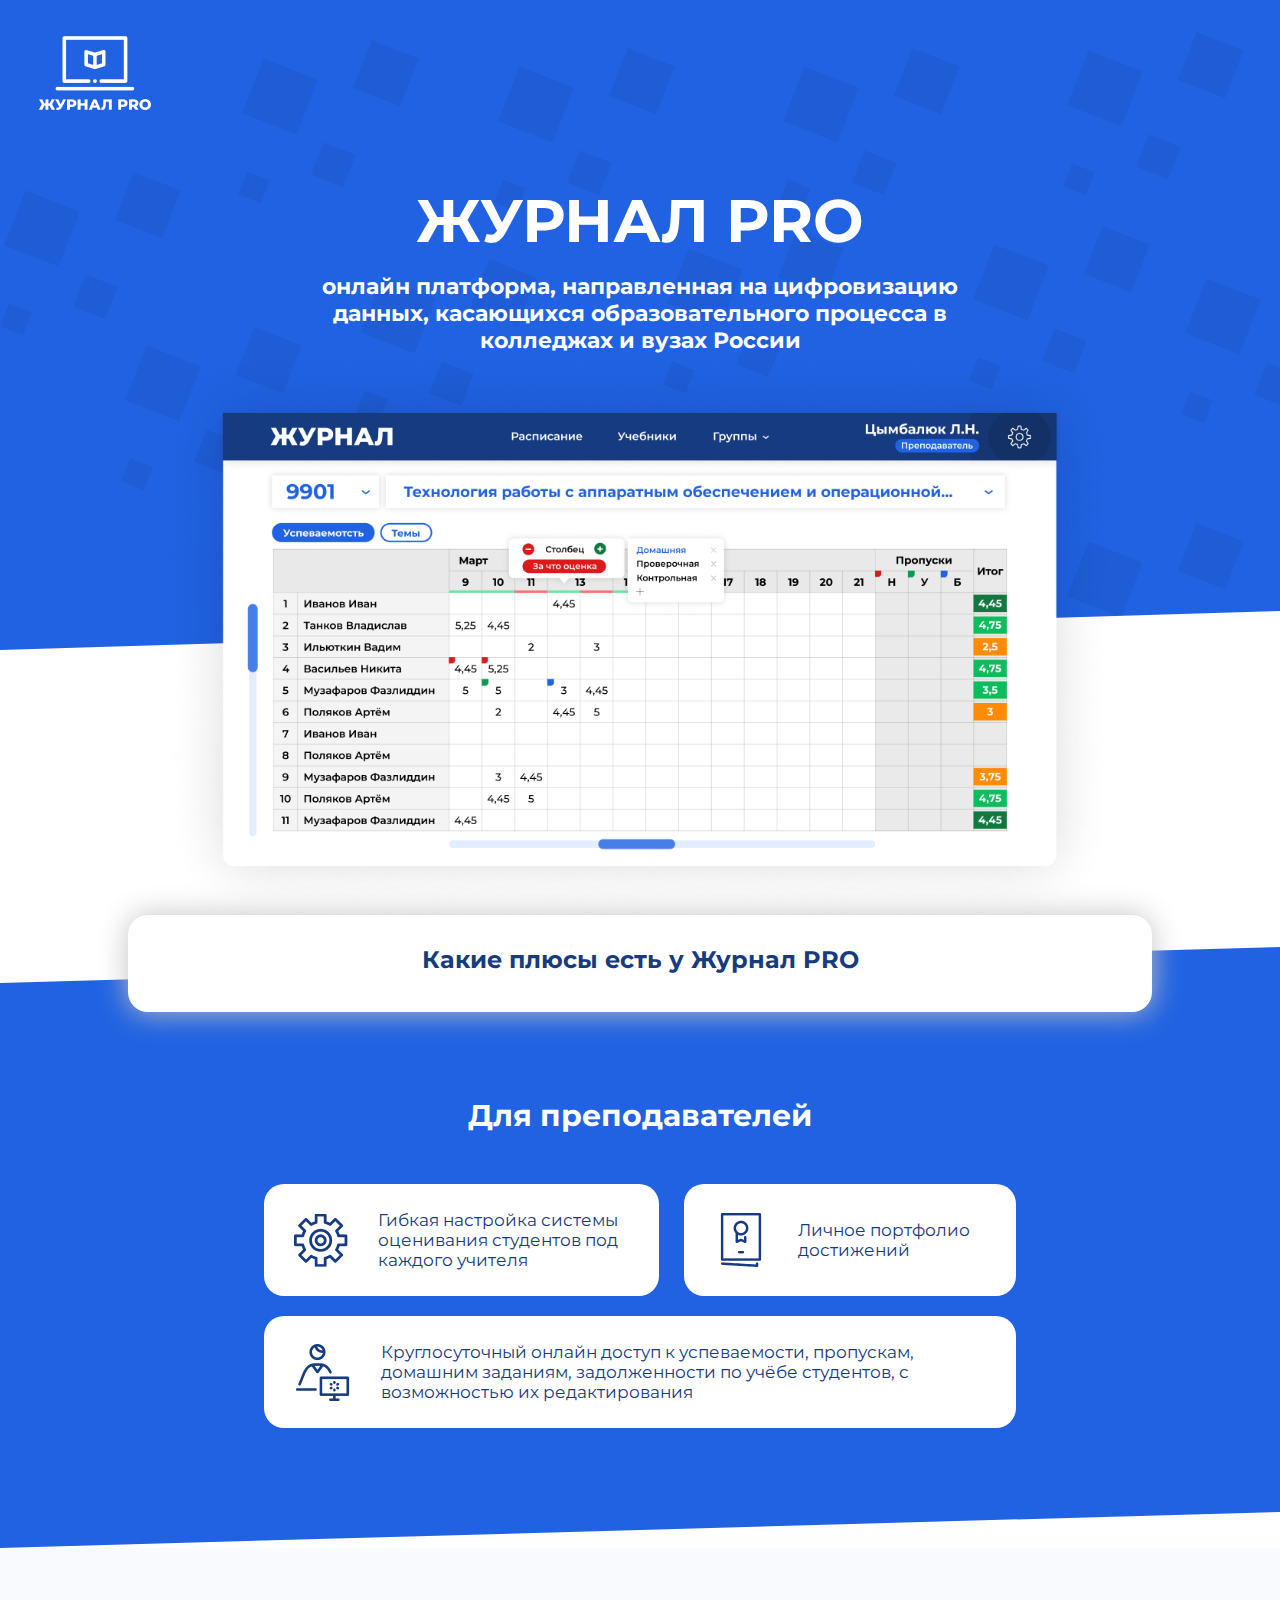
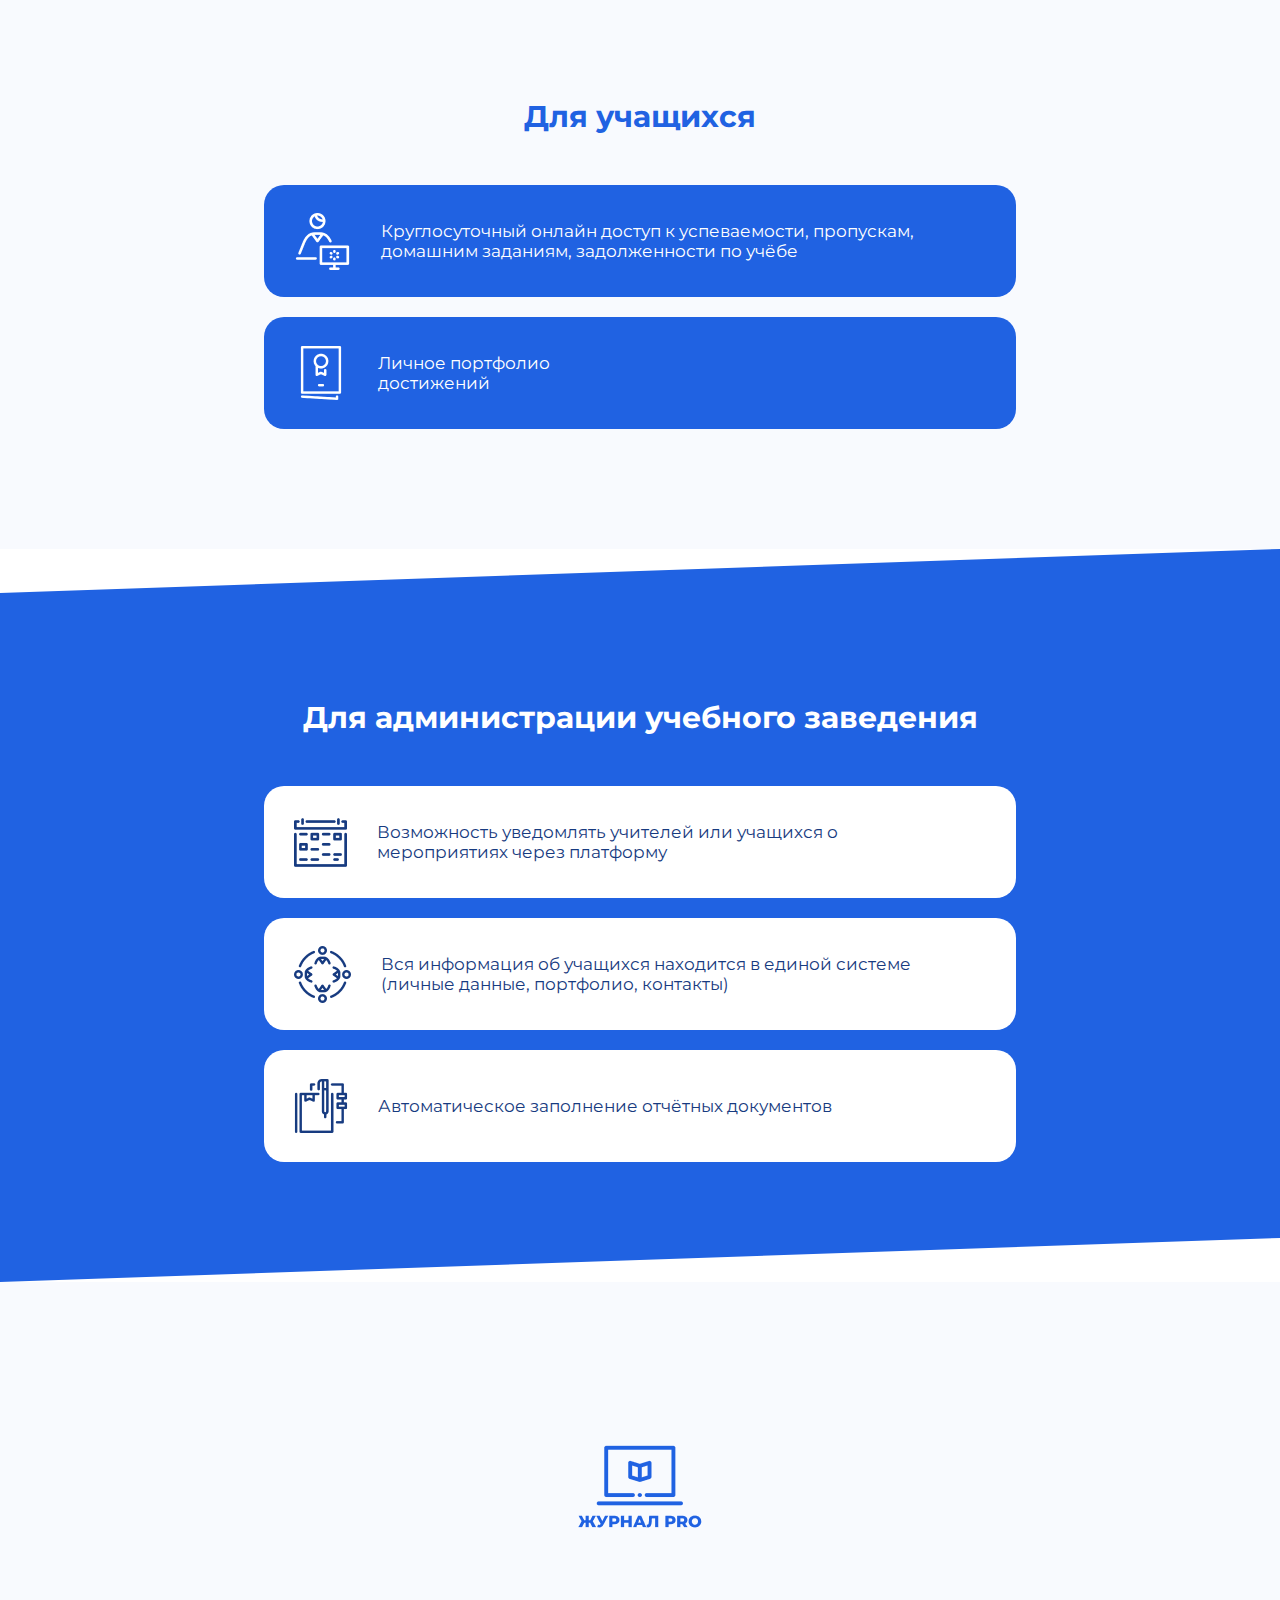
<file: assets/projects/Lending_journal_PRO/index.html>
<!DOCTYPE html>
<html>
<head>
    <title>Журнал PRO</title>
    <link rel="stylesheet" href="style.css">
    <link href="https://fonts.googleapis.com/css2?family=Montserrat:wght@600;700&display=swap" rel="stylesheet">
</head>
<body>
    <section>
        <div class="header">
            <img class="logo" src="img\logo.png">
            <h1>ЖУРНАЛ PRO</h1>
            <h2>онлайн платформа, направленная на цифровизацию данных, касающихся образовательного процесса в колледжах и вузах России</h2>
        </div>
        <div class="prog">
        <img class="progress" src="img\img.png">
        </div>
    </section>

    <section class="main">
     <div class="a a-3">
        <p class="p p-3">Какие плюсы есть у Журнал PRO</p>
     </div>

    </section>


    <section>
        <div class="a a-1">
            <p class="p p-1">Для преподавателей</p>
            <div class="bl">
                <div class="block one" style="width:395px;float:left">
                    <img src="img\settings.png" class="simg">
                    <p class="p3">Гибкая настройка системы оценивания студентов под каждого учителя</p>
                </div>

                <div class="block one" style="width:332px;float:right">
                    <img src="img\ico-6.png" class="simg">
                    <p class="p3">Личное портфолио достижений</p>
                </div>

                <div class="block one">
                    <img src="img\ico-7.png" class="simg">
                    <p class="p2 p2-1">Круглосуточный онлайн доступ к успеваемости, пропускам, домашним заданиям, задолженности по учёбе студентов, с возможностью их редактирования</p>
                </div>
            </div>
        </div>
    </section>

    <section>
        <div class="a a-2">
            <p class="p p-2">Для учащихся</p>
            <div class="bl">
                <div class="block two">
                    <img src="img\ico-5.png" class="simg">
                    <p class="p2 p2-2">Круглосуточный онлайн доступ к успеваемости, пропускам, домашним заданиям, задолженности по учёбе</p>
                </div>

                <div class="block two">
                    <img src="img\ico-4.png" class="simg">
                    <p class="p2 p2-2">Личное портфолио<br> достижений</p>
                </div>
            </div>
        </div>
    </section>

    <section>
        <div class="a a-1">
            <p class="p p-1">Для администрации учебного заведения</p>
            <div class="bl">
                <div class="block one">
                    <img src="img\ico-1.png" class="simg">
                    <p class="p2 p2-1">Возможность уведомлять учителей или учащихся о мероприятиях через платформу</p>
                </div>

                <div class="block one">
                    <img src="img\ico-2.png" class="simg">
                    <p class="p2 p2-1">Вся информация об учащихся находится в единой системе (личные данные, портфолио, контакты)</p>
                </div>

                <div class="block one">
                    <img src="img\ico-3.png" class="simg">
                    <p class="p2 p2-1">Автоматическое заполнение отчётных документов</p>
                </div>
            </div>
        </div>
    </section>

    <section>
        <div class="a a-2" style="text-align:center">
            <img src="img\logoblue.png">
        </div>
    </section>

</body>
</html>
</file>
<file: assets/projects/9901/assets/style/style.css>
:root {
    --bgc_one: rgba(255,255,255,.07);
    --bgc_two: rgba(255,255,255,.15);
    --c_main: #569BF9;
}

* {
    margin: 0;
    padding: 0;
    box-sizing: border-box;
}

body {
    background: #171717;
    color: #fff;
    font-family: 'Montserrat', sans-serif;
    letter-spacing: .07em;
}

a {
    text-decoration: none;
    color: #fff;
}

.container {
    margin: 0 auto;
    max-width: 564px;
}

.container_2 {
    margin: 0 auto;
    max-width: 1200px;
}

.block__margin {
    margin: 0 8px;
}

.none {
    display: block;
}


/* Header
=======================*/

header {
    display: flex;
    justify-content: space-between;

    padding: 44px 52px 0;

    width: 100%;
}

header .logo {
    display: flex;
    align-items: center;
}


.logo__icon {
    margin-right: 24px;

    width: 40px;
    height: 44px;
    fill: #569BF9;
}

.logo h1 {
    font-size: 20px;
    font-weight: 500;
    color: rgba(255,255,255,.7);
    letter-spacing: .15em;
}


/* Main
=======================*/

main {
    display: flex;
    flex-direction: column;
}

/* Heading
=======================*/

.heading {
    display: flex;
    justify-content: center;

    margin: 26px 0;

    font-weight: 600;
    font-size: 36px;
}


/* Timetable
=======================*/

.timetable {
    display: flex;
    flex-wrap: wrap;
    justify-content: center;
}

.timetable__day {
    display: flex;
    justify-content: center;
    align-items: center;

    margin: 7px;

    width: 172px;
    height: 64px;
    background: var(--bgc_one);
    border-radius: 9px;

    text-transform: uppercase;
    font-size: 24px;
    font-weight: 600;

    cursor: pointer;
    transition: .2s;
}

.timetable__day:hover {
    box-shadow: 0 0 30px rgb(86, 155, 249);
    background: var(--c_main);
}

.timetable__all {
    display: flex;
    justify-content: center;
    align-items: center;

    margin: 8px auto 0;

    width: 100%;
    height: 44px;
    border-radius: 7px;
    background: var(--bgc_one);

    font-weight: 600;
    font-size: 20px;

    cursor: pointer;
    transition: .2s;
}

.timetable__all:hover {
    margin: 8px auto 0;

    box-shadow: 0 0 30px rgb(86, 155, 249);
    background: var(--c_main);
}


/* Additional buttons
=======================*/

.additionallys {
    display: flex;
    margin: 0 auto;
}

.additionally {
    display: flex;
    justify-content: center;
    flex-direction: column;
    position: relative;

    margin: 40px 8px;

    height: 98px;
    width: 200px;
    text-align: center;
    background: var(--bgc_two);
    border-radius: 7px;

    transition: .2s;
    cursor: pointer;
}

.additionally:hover .additionally__color {
    position: absolute;
    top: 0; right: 0;

    width: 100%;
    height: 100%;
    border-radius: 7px;
    opacity: 1;
}

.additionally p {
    z-index: 1;
    font-size: 17px;
    font-weight: 500;
}

.additionally__color {
    position: absolute;
    top: 8px; right: 8px;

    width: 10px;
    height: 10px;
    background: #F95656;
    opacity: 0;

    transition: .2s;
}


/* Disciplines
=======================*/

.disciplines {
    margin: 0 8px;
}

.title {
    display:  flex;
    align-items: center;
    justify-content: space-between;

    margin: 30px 0 16px 0;

    height: 30px;
}

.title_height {
    height: 50px;
}

.title p {
    color: var(--c_main);
    font-weight: 800;
    font-size: 20px;

    width: 400px;
}

/*
.disciplines__grade {
    display: flex;
    justify-content: center;
    align-items: center;

    width: 108px;
    height: 28px;
    border-radius: 14px;
    color: #333333;
    background: rgb(255, 255, 255,.01);

    font-weight: 700;
    font-size: 16px;

    transition: .2s;
}

.disciplines__grade:hover {
    background: #F95656;
    color: #fff;
}
*/

.disciplines__links {

}

.disciplines__links-one {
    display: flex;
    align-items: center;

    padding: 13px 18px;
    margin-bottom: 10px;

    width: 100%;
    background: var(--bgc_one);
    border-radius: 7px;
    line-height: 1.3;

    transition: .2s;
}

.disciplines__links-one:hover {
    background: rgba(255,255,255,.15);
/*    margin-left: 10px;*/
}


/* Footer
=======================*/

.footer {
    height: 200px;
    width: auto;
}

.dowload__style {
    margin-left: 18px;
    color: rgba(255,255,255,.5);
}


/* Group photo
=======================*/

.photos_grid {
    display: grid;
    grid-template-columns: repeat(3, 1fr);
    grid-gap: 20px;
}

.photos_grid img {
    width: 100%;

    transition: .3s;
}

.photos_grid img:hover {
    transform: scale(1.3);
}

/* Media
============================================================================
============================================================================*/
@media (max-width: 1300px) {

    .container_2 {
        margin: 0 52px;
    }
}


@media (max-width: 1000px) {

    .photos_grid {
        grid-template-columns: repeat(2, 1fr);
    }
}


@media (max-width: 800px) {

    .container {
        padding: 0 20px;
        width: 100%;
        max-width: 420px;
    }

    .block__margin {
        margin: 0;
    }

/* Header
=======================*/

    header {
        align-items: center;

        margin-bottom: 10px;
        padding: 0;

        width: 100%;
        height: 60px;
        background: rgba(255,255,255,.05);
    }

    .logo__icon {
        margin: 0 20px;

        width: 30px;
    }

    .logo h1 {
        font-size: 25px;
        font-weight: 600;
        color: #fff;
    }

    header > nav {
        height: 100%;
    }

    header > nav > a {
        display: flex;
        align-items: center;

        padding: 0 30px;

        height: 100%;
        border-radius: 0;
        background: rgb(255,255,255,.05);
    }

    header > nav > a:hover::after {
    opacity: 0;
    transform: scaleX(0);
}

    .none {
        display: none;
    }


/* Heading
=======================*/

    .heading {
        font-size: 34px;
    }


/* Timetable
=======================*/

    .timetable {
        justify-content: space-between;
    }

    .timetable__day {
        margin: 7px 0;

        width: 47%;
    }

    .timetable__day:hover {
        box-shadow: none;
        background: rgba(255,255,255,.05);
    }

    .timetable__all {
        margin-top: 20px;

        height: 50px;
        background: var(--c_main);
    }

    .timetable__all:hover {
        box-shadow: none;
        background: var(--c_main);

        margin-top: 20px;
    }


/* Additional buttons
=======================*/

    .additionallys {
        margin: 50px 0;
        display: flex;
        flex-direction: column;
    }

    .additionally {
        margin: 8px 0;

        width: 100%;
    }

    .additionally:hover .additionally__color{
        display: none;
    }

    .additionally__color {
        display: none;
    }


/* Heading grade
=======================*/

    .heading_grade-all {
        background: #f95858;
        color: #fff;
    }

    .heading_grade-all:hover {
        width: 100%;
        background: #f95858;
        box-shadow: none;
        color: #fff;
    }


/* Disciplines
=======================*/

    .disciplines {
        margin: 0;
    }

    .title {
        margin: 40px 0 16px 0;
    }

    .title_height {
        height: 66px;
    }

    .disciplines__links-one {
        padding: 13px 18px;
        margin-bottom: 16px;

        width: 100%;
    }

    .disciplines__links-one:hover {
        background: rgba(255,255,255,.05);
    }


/* Photos grid
=======================*/

    .photos_grid {
        grid-template-columns: repeat(1, 1fr);
    }

    .container_2 {
        margin: 0 20px;
    }


/* Footer
=======================*/

    .footer {
        height: 100px;
    }

}
</file>
<file: assets/projects/Active_Box/style.css>
body {
    margin: 0;

    background: #000;
    font-family: 'Raleway', sans-serif;
    font-size: 14px;
    background-color: #fff;

    -webkit-font-smoothing: antialiased;
}

*,
*:before,
*:after {
    box-sizing: border-box;
}

h1, h2, h3, h4, h5, h6 {
    margin: 0;
}

p {
    margin: 0 0 10px;
}


/*Container
=================*/

.container {
    width: 100%;
    max-width: 1200px;
    margin: 0 auto;
    padding: 0 15px;
}

/*Header
===============*/

.header__logo {
    color: #fff;
    font-family: 'Open Sans', sans-serif;
    font-weight: 700;

    text-transform: uppercase;
}


.box {
    margin-left: 10px;
    padding: 2px 10px;

    background-color: #e84545;
    box-shadow: 0 0 10px #eb5a5a;
    border-radius: 6px;
}

.header {
    width: 100%;

    position: absolute;
    top: 0;
    left: 0;
    z-index: 1000;
}

.header.fixed {
    position: fixed;

    background: #fff;
}

.header.fixed .header__inner {
    height: 80px;
    border-bottom: 1px solid #d9d9d9;
}

.header.fixed .nav__link {
    color: #333;
}

.header.fixed .nav__link:hover {
    color: #000;
}

.header.fixed .header__logo {
    color: #e84545;
}

.header.fixed .box {
    color: #fff;
}

.header__inner {
    display: flex;
    justify-content: space-between;
    align-items: center;

    height: 100px;

    border-bottom: 2px solid #575757;
}


/*Navigation
===================*/

.nav {
    display: flex;

    font-size: 13px;
    font-weight: 700;
    text-transform: uppercase;
}

.nav__link {
    margin-left: 50px;

    text-decoration: none;
    color: #fff;
    opacity: .75;

    transition: opacity .1s;
}

.nav__link:hover {
    opacity: 1;
}

.nav__link:first-child {
    margin-left: 0;
}


/*Intro
===============*/

.intro {
    display: flex;
    flex-direction: column;
    justify-content: center;
    padding-top: 100px;


    height: 750px;
    background: #081B38 url(img/background-1.png) center no-repeat;

}


/*Title
==================*/

.intro__inner {
    margin: 0 auto;

    max-width: 930px;
    width: 100%;
    text-align: center;
}

.intro__title {
    margin: 0 0 30px;

    font-family: 'Open Sans', sans-serif;
    font-weight: 700;
    font-size: 65px;
    line-height: 1.1;
    color: #fff;
    text-transform: uppercase;
}

.intro__subtitle {
    margin-bottom: 60px;

    font-size: 22px;
    line-height: 1.5;
    color: #fff;
    font-weight: 400;
}


/*Button
===============*/

.btn {
    display: inline-block;
    vertical-align: top;
    padding: 14px 40px;

    border: 0;
    border-radius: 3px;
    cursor: pointer;

    font-family: inherit;
    font-size: 13px;
    color: #fff;
    font-weight: 600;
    text-transform: uppercase;
    text-decoration: none;

    transition: .1s;
}

.btn--red {
    background-color: #e84545;
    box-shadow: 0 0 50px #e84545;
}

.btn--red:hover {
    background-color: #eb5a5a;
    box-shadow: 0 0 50px #eb5a5a;
}


/*Features
===============*/
.features{
    display: flex;
    /*перенос элементов на следующую строку*/
    flex-wrap: wrap;
    margin: 95px 0;
}

.features__item {
    margin: 25px 0;
    padding: 0 40px;

    text-align: center;
    width: 33.33333%;
    font-size: 14px;

}

.features__icon {
    margin-bottom: 25px;
}

.feathers__title {
    margin-bottom: 20px;

    font-weight: 700;
    color: #2d3033;
    text-transform: uppercase;
}

.features__text {
    line-height: 1.5;
    color: #6c7279;
}


/*Works
==================*/
.works {
    display: flex;
    flex-wrap: wrap;
}

.works__item {
    width: 25%;
    height: 350;

    border-bottom: 1px solid #fff;
    border-right: 1px solid #fff;

    position: relative;
    overflow: hidden;
}

.works__photo {
    position: absolute;
    top: 50%;
    left: 50%;
    z-index: 1;

    transform: translate3d(-50%, -50%, 0);
}

.works__content {
    display: flex;
    flex-direction: column;
    justify-content: center;
    cursor: pointer;

    width: 100%;
    height: 100%;

    background-color: rgba(232, 69, 69, .9);
    opacity: 0;

    text-align: center;

    position: absolute;
    top: 0;
    left: 0;
    z-index: 2;

    transition: opacity .1s linear;
}

.works__item:hover .works__content {
    opacity: 1;
}

.works__title {
    margin-bottom: 5px;

    font-size: 14px;
    font-weight: 700;
    color: #fff;
    text-transform: uppercase;
}

.works__text {
    font-size: 14px;
    color: #fff;
}


/*Team
=============================*/

.team {
   margin: 100px 0 70px;
}

.team__inner {
    display: flex;
    flex-wrap: wrap;

    margin: 0 -15px;
}

.team__item {
    width: 25%;
    padding: 0 15px;

    margin-bottom: 30px;
}

.team__ptoto {
    display: block;

    margin-bottom: 20px;

    max-width: 100%;
    height: auto;
}

.team__name {
    margin-bottom: 8px;

    font-size: 22px;
    color: #000;
}

.team__prof {
    margin-bottom: 15px;

    font-size: 13px;
    text-transform: uppercase;
    color: #cb3232;
    text-transform: uppercase;
}

.team__text {
    margin-bottom: 20px;

    font-size: 14px;
    line-height: 1.5;
    color: #6c7279;
}


/*Social
=============================*/

.social {
    display: flex;
}

.social__item {
    display: flex;
    align-items: center;
    justify-content: center;

    margin-right: 4px;

    width: 40px;
    height: 40px;
    background: #fff;
    border: 1px solid #e5e5e5;

    transition: background .1s;
}

.social__item:hover {
    background: #e5e5e5;
}

.social__item:hover .social__icon {
    fill: #000;
}

.social__icon {
    display: block;
    height: 18px;
    fill: #c6cacc;

    transition: fill .1s;
}


/*Reviews
===============================*/

.reviews {
    background-color: #450f52;
    overflow: hidden;
}

.reviews__item {
    display: flex;
    flex-wrap: wrap;
}

.revievs__photo {
    width: 50%;
    height: 500px;
    position: relative;
}

.reviews__img {
    position: absolute;
    top: 50%; right: 0;
    z-index: 1;

    transform: translateY(-50%);
}

.revievs__content {
    padding-left: 80px;
    display: flex;
    flex-direction: column;
    justify-content: center;
    width: 50%;
}

.reviews__text {
    margin-bottom: 25px;
    line-height: 1.3;
    font-family: 'Cardo', sans-serif;
    font-style: italic;
    font-size: 36px;
    color: #fff;
}

.revievs__autor {
    color: #fff;
    font-size: 13px;
    font-weight: 700;
    text-transform: uppercase;

}
</file>
<file: assets/projects/Lending_journal_PRO/style.css>
body{
    padding:0;
    margin: 0;
    font-family: 'Montserrat', sans-serif
}

.header{
    width: 100%;
    height: 650px;
    background: #2062E2 url(img/square.png);
    clip-path: polygon(0 0, 100% 0, 100% 94%, 0 100%);
}
.logo{
    margin-top: 24px;
    margin-left: 34px;
}
.prog{
    height:450px;
    position: relative;
    z-index: 1;
/*    top: -320px;*/
    display: block;
    margin: 0 auto ;

}
h1{
    margin-bottom: 0;
    margin-top: 66px;
    font-size: 60px;
    text-align: center;
    color: #FFFFFF;
}

h2{
    font-size: 22px;
    width: 700px;
    margin-left: auto;
    margin-right: auto;
    margin-top: 16px;
    text-align: center;
    color: #FFFFFF;
}

.progress{
    position: relative;
    z-index: 1;
    top: 0px;
    display: block;
    margin: 0 auto ;
    width: 65%;
    margin-top: -300px;
}

.square{
    position: absolute;
}

.main {
    margin-top: 300px;
}

@media screen and (max-width: 1600px) {
    .main {
        margin-top: 100px;
    }
}

@media screen and (max-width: 1400px) {

    .progress{
        width: 75%;
    }

    .main {
        margin-top: 50px;
    }
}

@media screen and (max-width: 1200px) {
    .main {
        margin-top: 0px;
    }
}

@media screen and (max-width: 1000px) {
    .main {
        margin-top: -30px;
    }
}





.a{
    z-index: 0;
     width: 100%;
     height: 100%;
     padding: 150px 0 100px;
}
.a-1 {
    background-color: #2062E2;
    clip-path: polygon(0 6%, 100% 0, 100% 94%, 0 100%);
}
.a-2{
    background-color: #F8FAFE;
}
.a-3{
    background-color: #ffffff;
    position: relative;
    z-index: 1;
    top: 65px;
    width: 80%;
    height: 47px;
    padding: 30px 0 20px;
    border-radius: 20px;
    margin: 0 auto;
    box-shadow: 0 0 30px #c3c3c3;
}
p{
    margin: 0;
}
.p{
     text-align: center;
     color: #ffffff;
     font-size: 30px;
     font-weight: 700;
     margin-bottom: 50px;
}
.p-1{
    color: #fff;
}
.p-2{
    color: #2062E2;
}
.p-3{
    color: #173B80;
    font-size: 24px;
    vertical-align:center;

}
.bl{
    margin: 0 auto;
    width:752px;
}

.block{
    display: flex;
     align-items: center;
     width: 752px;
     height: 112px;
     border-radius: 20px;
     background: #fff;

     margin-bottom: 20px;
}

.one{
    background: #fff;
}
.two{
    background: #2062E2;
}

.p2{
    font-size: 17px;
    padding-right: 50px;
}
.p2-1{
    color: #173B80;
}
.p2-2{
    color: #fff;
}
.p3{
    color: #173B80;
    padding-right:10px;
    font-size: 17px;
}
.simg{
    padding:30px;
    float: left;
}
</file>
<file: assets/style/main.css>
@import "root.css";
@import "fonts.css";
@import "../wow_animate/animate.css";


* {
    padding: 0;
    margin: 0;

    box-sizing: border-box;
    font-family: "Ubuntu", sans-serif;
    font-weight: 400;
}

body {
    background-image: url(../img/points_group.png);
    background-repeat: repeat;
}

body::-webkit-scrollbar {
    width: 0;
}

a {
    text-decoration: none;
    outline: none;
    color: #000;
}

button {
    border: none;
    outline: none;
    cursor: pointer;
}

.container {
    max-width: 1300px;
    margin: 0 auto;
}

.center {
    display: flex;
    align-items: center;
    justify-content: center;
}

.main__title {
    display: none;
}

picture {
    display: flex;
    justify-content: center;
}


/* Navidation
=============================================*/

.menu {
    position: fixed;

    width: var(--w_aside);
    height: 100vh;
    border-right: var(--border);
}

.menu__logo {
    height: var(--w_aside);
    background: rgba(0,0,0,.05);

    font-family: 'Audiowide', cursive;
    text-transform: uppercase;
    font-size: 30px;
    color: rgba(0,0,0,.7);
}

.menu__container {
    height: calc(100% - var(--w_aside));
}

.menu__nav {
    display: flex;
    flex-direction: column;
    justify-content: space-around;
    align-items: center;

    width: 100%;
    height: 80%;
}

.menu__nav > a {
    writing-mode: vertical-lr;
    transform: rotate(180deg);
    font-weight: 500;
    font-size: 20px;
    color: rgba(0,0,0,.4);
    word-spacing: 5px;

    transition: .1s;
}

.menu__nav > a:hover {
    color: #000;
}

.menu__nav > .active {
    color: var(--c_main);
    cursor: default;
}

.menu__nav > .active:hover {
    color: var(--c_main);
}

.menu__nav > .active::after {
    content: "";

    position: absolute;
    right: 40px; top: 53%;
    transform: translate(-50%, -50%);

    border-top: 15px solid transparent;
    border-bottom: 15px solid transparent;
    border-right: 28px solid var(--c_main);
}


/* Main
=============================================*/

main {
    padding-left: var(--w_aside);
}

/* About me
=============================================*/

.aboutMe {
    display: flex;
    align-items: center;

    height: 100vh;
    border-bottom: var(--border);
}

.aboutMe__all {
    display: flex;
    justify-content: space-between;
}

.aboutMe__info {
    display: flex;
    flex-direction: column;
    justify-content: center;
}

.aboutMe__Alexander {
    margin-bottom: 30px;

    font-size: 60px;
    font-weight: 700;
    color: var(--c_main);
}

.aboutMe__webDeveloper {
    display: flex;
    align-items: center;

    margin-bottom: 30px;
}

.aboutMe__webDeveloper > span {
    margin-right: 14px;

    width: 15px;
    height: 2px;
    background: rgba(0,0,0,.3);
}

.aboutMe__webDeveloper > h2 {
    text-transform: uppercase;
    color: rgba(0,0,0,.3);
    letter-spacing: 6px;
    font-weight: 400;
}

.aboutMe__info > p {
    font-size: 20px;
    letter-spacing: 2px;
    font-weight: 400;
}

.aboutMe__status {
    margin-top: 70px;
    padding: 7px 15px;

    width: 375px;
    background: #ECFDEF;
    color: #40EA60;
    font-size: 18px;
    font-family: 'Montserrat', sans-serif;
    letter-spacing: 1.5px;
}

.aboutMe__photo {
    width: 100%;
}


/* Projects
=============================================*/

.projects {
    padding: 100px 0;

    border-bottom: var(--border);
}

.projects__all {
    display: grid;
    grid-template-columns: repeat(2, 1fr);
}

.projects__item {
    display: grid;
    grid-template-rows: 90px 70px 1fr;
    position: relative;

    padding: 30px;
}

.projects__item--journalPro {
    background: #E9EFFC;
}

.projects__item--9901 {
     background: #000;
}

.projects__item--activeBox {
     background: #FDECEC;
}

.projects__item--yourSite {
    display: flex;

    background: #FDF8EC;
}

.projects__item--yourSite {
    cursor: default;
}

.projects__name {
    margin-top: 15px;

    font-size: 24px;
    font-weight: 500;

    z-index: 1;
    transition: .4s;
}

.projects__item:hover .projects__name {
    color: #fff;
}

.projects__name--9901 {
    color: #fff;
}

.projects__name--journalPro {
    color: #2062E2;
}

.projects__name--activeBox {
    color: #E84545;
}

.projects__name--yourSite {
    position: absolute;
    top: 50%; left: 50%;
    transform: translate(-50%, -50%);

    margin: 0;
}

.projects__name--yourSite::before {
    content: "";
    display: block;

    position: absolute;
    top: -58%; left: -13%;
    z-index: -1;

    width: 140px;
    height: 122px;
    background: #E8BA45;
}

.projects__item--yourSite:hover .projects__name {
    color: #000;
}

.projects__add > span {
    display: inline-block;
    position: relative;
    z-index: 1;

    padding: 6px 15px;
    background: var(--c_main);

    color: #fff;
    font-size: 16px;
    font-weight: 300;
    letter-spacing: 1px;
}

.projects__img {
    width: 100%;
    height: 300px;
    object-fit: cover;
}

.projects__hover {
    position: absolute;
    top: 0; left: 0;
    z-index: 0;

    height: 100%;
    width: 100%;

    opacity: 0;
    transition: .4s;
}

.projects__item:hover .projects__hover {
    opacity: 1;
}

.projects__hover--9901 {
    background: rgba(0, 0, 0, .7);
}

.projects__hover--journalPro {
    background: rgba(32, 98, 226, .7);
}

.projects__hover--activeBox {
    background: rgba(232, 69, 69, .7);
}

.projects__hover > p {
    padding: 25px 43px;
    background: #fff;

    font-size: 24px;
    font-weight: 400;
    letter-spacing: 1px;
    text-transform: capitalize;
}

.projects__hover--9901 > p {
    color: #000;
}

.projects__hover--journalPro > p {
    color: var(--c_main);
}

.projects__hover--activeBox > p {
    color: var(--c_red);
}


/* Type Site
=============================================*/

.header {
    color: var(--c_main);
    font-size: 32px;
    font-weight: 500;
}

.typeSite {
    padding-top: 200px;
}

.typeSite__blocks {
    display: flex;

    margin-top: 47px;
}

.typeSite__item {
    position: relative;
    padding: 0;

    width: 33.33%;
    height: 300px;
    border: var(--border);
    background: #fff;

    transition: .3s;
}

.typeSite__item:hover {
    width: 40%;
    padding: 42px;
    background: #eee;
}

.typeSite__item:nth-child(1) {
    border-right: none;
}

.typeSite__item:nth-child(3) {
    border-left: none;
}

.typeSite__title {
    position: absolute;
    top: 50%; left: 50%;
    transform: translate(-50%, -50%);

    font-size: 22px;
    font-weight: 500;

    transition: .3s;
}

.typeSite__item:hover .typeSite__title {
    top: 42px; left: 42px;
    transform: translate(0, 0);

    color: var(--c_main);
}

.typeSite__title > span {
    opacity: 0;
}

.typeSite__subtitle {
    margin-top: 40px;

    font-weight: 400;
    color: rgba(0,0,0,.7);

    opacity: 0;
    transition: .3s;
}

.typeSite__item:hover .typeSite__subtitle {
    opacity: 1;
}


/* How much
=============================================*/

.howMuch {
    padding: 200px 0;
}

.howMuch__flex {
    display: flex;
    justify-content: space-between;
}

.howMuch__cost {
    margin-top: 19px;

    color: #FCD462;
    text-transform: uppercase;
    font-size: 40px;
    font-family: "Montserrat", sans-serif;
    font-weight: 800;
    letter-spacing: 10px;
}

.money {
    display: inline-grid;
    grid-template-columns: repeat(4, 1fr);
    grid-gap: 41px;
}

.coin {
    width: 96px;
    height: 96px;
    border-radius: 50%;
    background: #FCD462;

    cursor: pointer;
    transition: .2s;
}

.coin:hover {
    transform: scale(1.1);
    animation: none;
}

.coin--even {
    animation: resize 1s infinite alternate ease-in-out;
}

.coin--uneven {
    animation: resize 1s infinite alternate ease-in-out .5s;
}

@keyframes resize {
    0 {

    }

    50% {
        transform: scale(.8);
    }
}

.coin > p {
    font-size: 50px;
    font-family: "Montserrat", sans-serif;
    font-weight: 800;
    color: #C59126;

    transition: .5s;
}

.coin:hover > p {
    transform: rotateZ(360deg);
}


/* Scheme of work
=============================================*/

.schemeOfWork {
    padding-bottom: 200px;
}

.schemeOfWork__link {
    margin-top: 41px;

    width: 394px;
    height: 84px;
    border: 3px solid rgba(0,0,0,.5);
    font-family: "Montserrat", sans-serif;
    font-weight: 600;
    color: rgba(0,0,0,.6);
    font-size: 22px;

    transition: .2s;
}

.schemeOfWork__link:hover {
    background: #000;
    border: 3px solid #000;
    color: #fff;
}

/* How send
=============================================*/

.howSend {
    padding: 200px 0;
    background: #F4F7FE;
}

.howSend__subtitle {
    margin: 35px 0 65px;
    font-size: 24px;
    font-weight: 500;
}

.messenger {
    display: grid;
    grid-template-columns: 1fr 25% 25%;
    grid-gap: 40px;
}

.messenger__item {
    height: 86px;
    font-size: 24px;

    transition: .2s;
}

.messenger__item:hover {
    background: #F4F7FE;
}

.messenger__item--vk {
    background: var(--c_vk);
    border: 3px solid var(--c_vk);
}

.messenger__item--telegram {
    background: var(--c_telegram);
    border: 3px solid var(--c_telegram);
}

.messenger__item--whatsApp {
    background: var(--c_whatsApp);
    border: 3px solid var(--c_whatsApp);
}

.messenger__name {
    font-weight: 500;
    color: #fff;
}

.messenger__item:hover .messenger__name {
    display: none;
}

.messenger__write {
    display: none;
    font-weight: 500;
}

.messenger__item:hover .messenger__write {
    display: block;
}

.messenger__write--vk {
    color: var(--c_vk);
}

.messenger__write--telegram {
    color: var(--c_telegram);
}

.messenger__write--whatsApp {
    color: var(--c_whatsApp);
}


/* Media =====================================*/

@media screen and (max-width: 1550px) {

    .container {
        max-width: 1100px;
    }

    /* About me */
    .aboutMe__Alexander {
        font-size: 50px;
    }
}

@media screen and (max-width: 1350px) {

    .container {
        max-width: 900px;
    }

    /* About me */
    .aboutMe {
        padding: 100px 0;
        height: auto;
    }

    .aboutMe__all {
        flex-direction: column-reverse;
    }

    .photo__section {
        margin-bottom: 100px;
    }

    .aboutMe__photo {
        width: 40%;
    }

    .aboutMe__info > p {
        padding-right: 30%;
    }

    /* Projects */
    .projects__item {
        grid-template-rows: 110px 70px 1fr;
    }

    .projects__img {
        height: 250px;
    }

    .projects__item:hover .projects__name--journalPro {
        color: #2062E2;
    }

    .projects__item:hover .projects__name--activeBox {
        color: #E84545;
    }

    .projects__item:hover .projects__hover {
        opacity: 0;
    }

    /* Type site */
    .typeSite__blocks {
        flex-direction: column;
    }

    .typeSite__item {
        width: 100%;
        padding: 42px;
    }

    .typeSite__item:hover {
        width: 100%;
    }

    .typeSite__item:nth-child(1) {
        border-right: var(--border);
        border-bottom: none;
    }

    .typeSite__item:nth-child(3) {
        border-left: var(--border);
        border-top: none;
    }

    .typeSite__title {
        top: 42px; left: 42px;
        transform: translate(0, 0);
    }

    .typeSite__item:hover .typeSite__title {
        top: 42px; left: 42px;
    }

    .typeSite__subtitle {
        opacity: 1;
    }

    /* How much */
    .money {
        grid-template-columns: repeat(3, 1fr);
    }

    .coin:nth-child(1) {
        display: none;
    }

    /* Scheme of work */
    .schemeOfWork__link {
        background: #eee;
        border: 3px solid #eee;
        color: #555;
    }

    .schemeOfWork__link:hover {
        background: #eee;
        border: 3px solid #eee;
        color: #555;
    }

    /* How send */
    .messenger__item--vk:hover {
        background: var(--c_vk);
    }

    .messenger__item--telegram:hover {
        background: var(--c_telegram);
    }

    .messenger__item--whatsApp:hover {
        background: var(--c_whatsApp);
    }

    .messenger__item:hover .messenger__name {
        display: block;
    }

    .messenger__item:hover .messenger__write {
        display: none;
    }
}

@media screen and (max-width: 1150px) {

    .container {
        max-width: 700px;
    }

    /* About me */
    .aboutMe__photo {
        width: 50%;
    }

    /* Projects */
    .projects__all {
        grid-template-columns: 1fr;
    }

    .projects__item {
        grid-template-rows: 90px 70px 1fr;
    }

    .projects__img {
        height: 330px;
    }

    .projects__item--yourSite {
        height: 500px;
    }

    /* How much */
    .money {
        grid-template-columns: repeat(2, 1fr);
    }

    .coin:nth-child(2) {
        display: none;
    }

    /* How send */
    .messenger {
        grid-template-columns: 1fr;
        grid-gap: 30px;
    }
}

@media screen and (max-width: 1000px) {

    .menu {
        display: none;
    }

    main {
        padding-left: 0;
    }

    .main__title {
        display: block;

        margin-bottom: 50px;

        font-family: "Montserrat", sans-serif;
        font-size: 50px;
        font-weight: 700;
        color: rgba(0,0,0,.6);
    }
}

@media screen and (max-width: 850px) {

    .container {
        max-width: 600px;
    }

    /* Projects */
    .projects__img {
        height: 280px;
    }

    .projects__item--yourSite {
        height: 450px;
    }

    /* How much */
    .money {
        grid-template-columns: 1fr;
    }

    .coin:nth-child(3) {
        display: none;
    }
}

@media screen and (max-width: 750px) {

    .container {
        max-width: 100%;
        padding: 0 50px;
        margin: 0;
    }
}

@media screen and (max-width: 650px) {

    .container {
        --p_container: 30px;

        max-width: 100%;
        padding: 0 var(--p_container);
    }

    .projects .main__title {
        padding: 0 var(--p_container);
    }

    /* About me */
    .aboutMe {
        padding: 0;
        padding-bottom: 60px;
    }

    .aboutMe__webDeveloper > h2 {
        font-size: 20px;
        letter-spacing: 3px;
    }

    .aboutMe__status {
        margin-top: 30px;
        font-size: 18px;
    }

    .photo__section {
        margin: 60px 0;
    }

    .projects .container {
        padding: 0;
    }

    .typeSite__item {
        height: auto;
    }
}

@media screen and (max-width: 575px) {

    /* About me */
    .aboutMe__Alexander {
        font-size: 40px;
    }
}

@media screen and (max-width: 550px) {

    /* About me */
    .aboutMe__Alexander {
        font-size: 36px;
        margin-bottom: 18px;
    }

    .aboutMe__webDeveloper > h2 {
        font-size: 20px;
    }

    .aboutMe__info > p {
        font-size: 18px;
        padding: 0;
    }

    /* Projects */
    .projects__item {
        grid-template-rows: 100px 70px 1fr;
    }

    .projects__name {
        font-size: 20px;
    }

    .projects__img {
        height: 250px;
    }

    .projects__name--yourSite::before {
        top: -80%;
    }

    /* How much */
    .money {
        grid-template-columns: none;
    }

    .coin:nth-child(4) {
        display: none;
    }
}

@media screen and (max-width: 450px) {

    .main__title {
        font-size: 40px;
    }

    .typeSite .main__title {
        padding: 0 var(--p_container);
    }

    /* About me */
    .aboutMe__status {
        font-size: 16px;
        width: 341px;
    }

    /* Projects */
    .projects__img {
        height: 180px;
    }

    .projects__item--yourSite {
        height: 400px;
    }

    .projects__name--yourSite::before {
        top: -58%;
        width: 120px;
        height: 100px;
    }

    /* Type site */
    .typeSite {
        padding-top: 100px;
    }

    .typeSite > .container {
        padding: 0;
    }

    .header {
        font-size: 26px;
    }

    .typeSite .header {
        margin: 0 var(--p_container);
    }

    .typeSite__item {
        padding: var(--p_container);
    }

    .typeSite__item:hover {
        padding: var(--p_container);
    }

    .typeSite__item:first-child {
        border-right: none;
        border-left: none;
    }

    .typeSite__item:nth-child(2) {
        border-right: none;
        border-left: none;
    }

    .typeSite__item:last-child {
        border-right: none;
        border-left: none;
    }

    .typeSite__title {
        top: var(--p_container); left: var(--p_container);
    }

    .typeSite__item:hover .typeSite__title {
        top: var(--p_container); left: var(--p_container);
    }

    /* How Much */
    .howMuch {
        padding: 100px 0;
    }

    .howMuch__cost {
        letter-spacing: 5px;
        font-size: 38px;
    }

    /* Scheme of work */
    .schemeOfWork {
        padding-bottom: 100px;
    }

    .schemeOfWork__link {
        margin-top: 36px;

        width: 330px;
        height: 76px;
        font-size: 20px;
    }

    /* How send */
    .howSend {
        padding: 100px 0;
    }

    .howSend__subtitle {
        font-size: 20px;
    }
}

@media screen and (max-width: 400px) {

    /* About me */
    .aboutMe__Alexander {
        font-size: 42px;
    }

    .aboutMe__status {
        width: 100%;
    }

    /* Scheme of work */
    .schemeOfWork__link {
        width: 300px;
        height: 70px;
        font-size: 19px;
    }
}

@media screen and (max-width: 375px) {

    /* About me */
    .aboutMe__webDeveloper > h2 {
        font-size: 17px;
        color: rgba(0,0,0,.4);
    }

    .aboutMe__info > p {
        font-size: 16px;
    }

    /* Projects */
    .projects__name--yourSite {
        color: #ad892e;
    }

    .projects__name--yourSite::before {
        display: none;
    }

    /* How Much */
    .howMuch__cost {
        letter-spacing: 4px;
        font-size: 34px;
    }

    /* Scheme of work */
    .schemeOfWork__link {
        width: 250px;
        height: 64px;
        font-size: 17px;
    }

    /* How send */
    .howSend__subtitle {
        font-size: 19px;
        margin: 25px 0 50px;
    }
}
</file>
